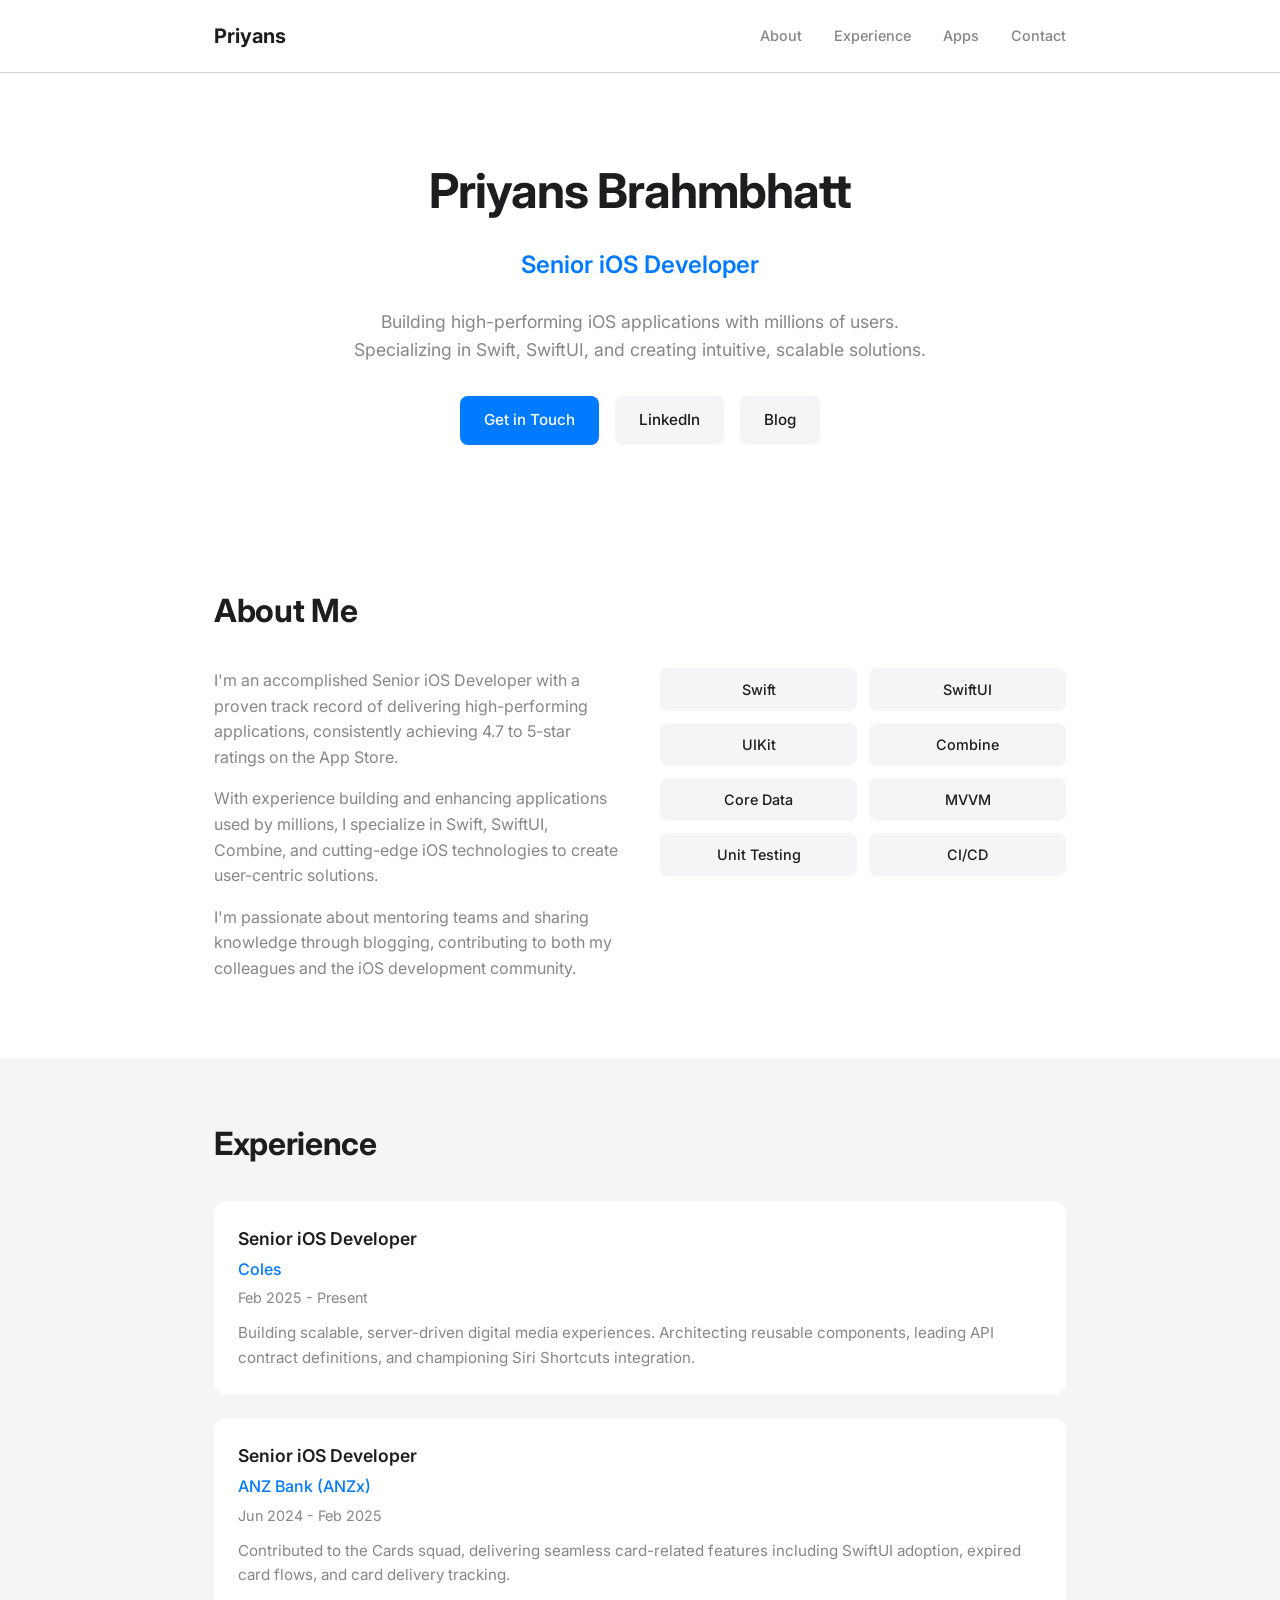
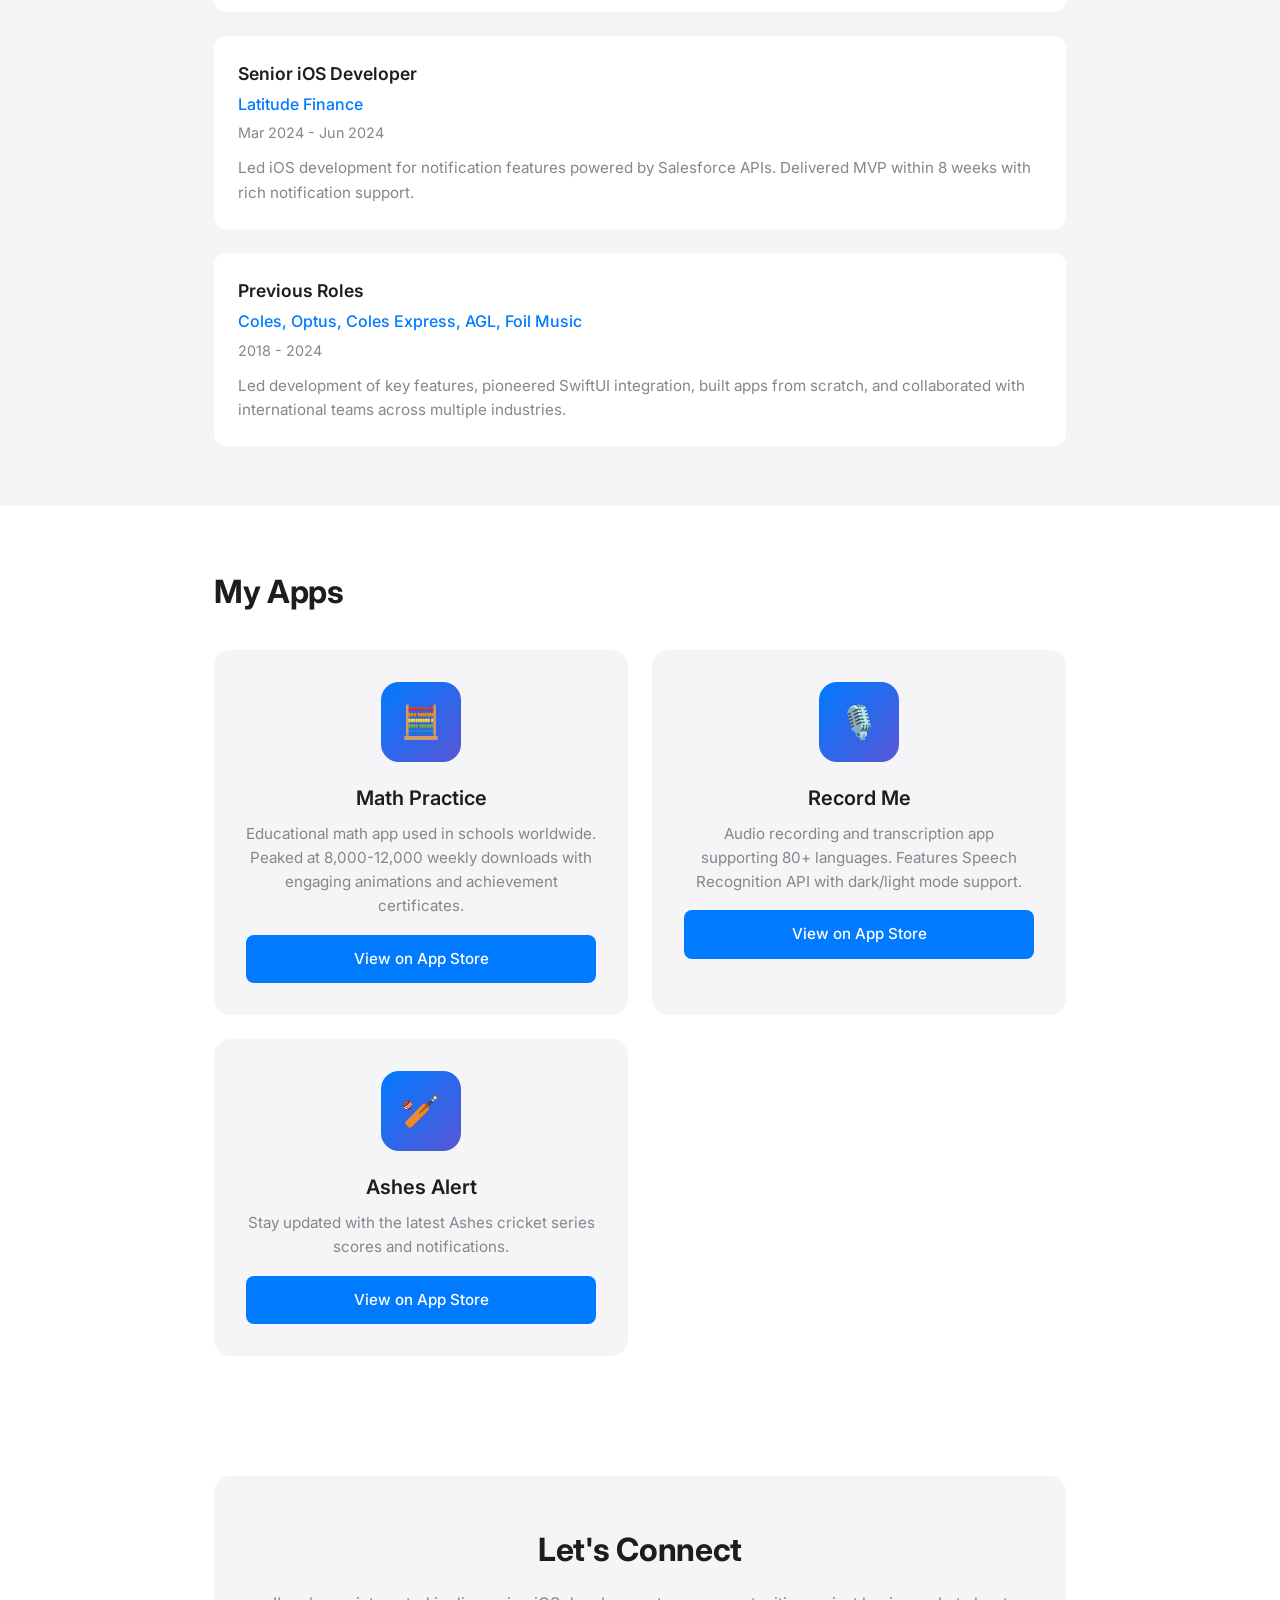
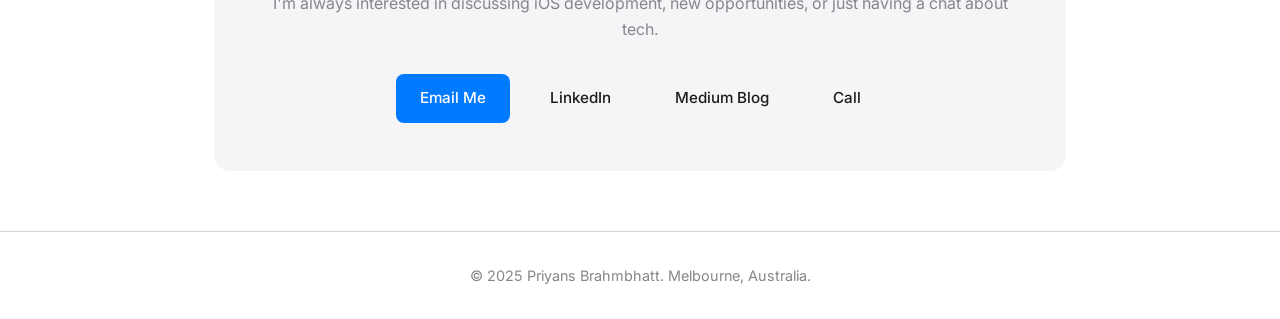
<file: index.html>
<!DOCTYPE html>
<html lang="en">
<head>
    <meta charset="UTF-8">
    <meta name="viewport" content="width=device-width, initial-scale=1.0">
    <title>Priyans Brahmbhatt - Senior iOS Developer</title>
    <meta name="description" content="Senior iOS Developer specializing in Swift, SwiftUI, and building high-performing apps with millions of users.">
    <link rel="preconnect" href="https://fonts.googleapis.com">
    <link rel="preconnect" href="https://fonts.gstatic.com" crossorigin>
    <link href="https://fonts.googleapis.com/css2?family=Inter:wght@400;500;600;700&display=swap" rel="stylesheet">
    <style>
        * {
            margin: 0;
            padding: 0;
            box-sizing: border-box;
        }

        :root {
            --primary: #007AFF;
            --text: #1d1d1f;
            --text-secondary: #86868b;
            --background: #ffffff;
            --card-bg: #f5f5f7;
            --border: #d2d2d7;
        }

        body {
            font-family: 'Inter', -apple-system, BlinkMacSystemFont, sans-serif;
            line-height: 1.6;
            color: var(--text);
            background: var(--background);
        }

        .container {
            max-width: 900px;
            margin: 0 auto;
            padding: 0 24px;
        }

        /* Header */
        header {
            padding: 20px 0;
            border-bottom: 1px solid var(--border);
            position: sticky;
            top: 0;
            background: rgba(255, 255, 255, 0.9);
            backdrop-filter: blur(10px);
            z-index: 100;
        }

        nav {
            display: flex;
            justify-content: space-between;
            align-items: center;
        }

        .logo {
            font-weight: 700;
            font-size: 1.25rem;
            color: var(--text);
            text-decoration: none;
        }

        .nav-links {
            display: flex;
            gap: 32px;
            list-style: none;
        }

        .nav-links a {
            color: var(--text-secondary);
            text-decoration: none;
            font-size: 0.9rem;
            font-weight: 500;
            transition: color 0.2s;
        }

        .nav-links a:hover {
            color: var(--primary);
        }

        /* Hero Section */
        .hero {
            padding: 80px 0;
            text-align: center;
        }

        .hero h1 {
            font-size: 3rem;
            font-weight: 700;
            margin-bottom: 16px;
            letter-spacing: -0.02em;
        }

        .hero .subtitle {
            font-size: 1.5rem;
            color: var(--primary);
            font-weight: 600;
            margin-bottom: 24px;
        }

        .hero p {
            font-size: 1.1rem;
            color: var(--text-secondary);
            max-width: 600px;
            margin: 0 auto 32px;
        }

        .hero-links {
            display: flex;
            justify-content: center;
            gap: 16px;
            flex-wrap: wrap;
        }

        .btn {
            display: inline-flex;
            align-items: center;
            gap: 8px;
            padding: 12px 24px;
            border-radius: 8px;
            text-decoration: none;
            font-weight: 500;
            font-size: 0.95rem;
            transition: all 0.2s;
        }

        .btn-primary {
            background: var(--primary);
            color: white;
        }

        .btn-primary:hover {
            background: #0056b3;
        }

        .btn-secondary {
            background: var(--card-bg);
            color: var(--text);
        }

        .btn-secondary:hover {
            background: #e8e8ed;
        }

        /* Sections */
        section {
            padding: 60px 0;
        }

        section h2 {
            font-size: 2rem;
            font-weight: 700;
            margin-bottom: 32px;
            letter-spacing: -0.01em;
        }

        /* About */
        .about-content {
            display: grid;
            grid-template-columns: 1fr 1fr;
            gap: 40px;
            align-items: start;
        }

        .about-text p {
            color: var(--text-secondary);
            margin-bottom: 16px;
        }

        .skills-grid {
            display: grid;
            grid-template-columns: repeat(2, 1fr);
            gap: 12px;
        }

        .skill-tag {
            background: var(--card-bg);
            padding: 10px 16px;
            border-radius: 8px;
            font-size: 0.9rem;
            font-weight: 500;
            text-align: center;
        }

        /* Experience */
        .experience-list {
            display: flex;
            flex-direction: column;
            gap: 24px;
        }

        .experience-item {
            background: var(--card-bg);
            padding: 24px;
            border-radius: 12px;
        }

        .experience-item h3 {
            font-size: 1.1rem;
            font-weight: 600;
            margin-bottom: 4px;
        }

        .experience-item .company {
            color: var(--primary);
            font-weight: 500;
            margin-bottom: 4px;
        }

        .experience-item .date {
            color: var(--text-secondary);
            font-size: 0.9rem;
            margin-bottom: 12px;
        }

        .experience-item p {
            color: var(--text-secondary);
            font-size: 0.95rem;
        }

        /* Apps */
        .apps-grid {
            display: grid;
            grid-template-columns: repeat(auto-fit, minmax(280px, 1fr));
            gap: 24px;
        }

        .app-card {
            background: var(--card-bg);
            padding: 32px;
            border-radius: 16px;
            text-align: center;
        }

        .app-icon {
            width: 80px;
            height: 80px;
            background: linear-gradient(135deg, var(--primary), #5856d6);
            border-radius: 18px;
            margin: 0 auto 20px;
            display: flex;
            align-items: center;
            justify-content: center;
            font-size: 2rem;
        }

        .app-card h3 {
            font-size: 1.25rem;
            font-weight: 600;
            margin-bottom: 8px;
        }

        .app-card p {
            color: var(--text-secondary);
            font-size: 0.95rem;
            margin-bottom: 16px;
        }

        .app-card .btn {
            width: 100%;
            justify-content: center;
        }

        /* Contact */
        .contact {
            background: var(--card-bg);
            border-radius: 16px;
            padding: 48px;
            text-align: center;
        }

        .contact h2 {
            margin-bottom: 16px;
        }

        .contact p {
            color: var(--text-secondary);
            margin-bottom: 32px;
        }

        .contact-links {
            display: flex;
            justify-content: center;
            gap: 16px;
            flex-wrap: wrap;
        }

        /* Footer */
        footer {
            padding: 32px 0;
            text-align: center;
            color: var(--text-secondary);
            font-size: 0.9rem;
            border-top: 1px solid var(--border);
        }

        /* Mobile */
        @media (max-width: 768px) {
            .nav-links {
                display: none;
            }

            .hero h1 {
                font-size: 2rem;
            }

            .hero .subtitle {
                font-size: 1.2rem;
            }

            .about-content {
                grid-template-columns: 1fr;
            }

            .contact {
                padding: 32px 24px;
            }
        }
    </style>
</head>
<body>
    <header>
        <nav class="container">
            <a href="#" class="logo">Priyans</a>
            <ul class="nav-links">
                <li><a href="#about">About</a></li>
                <li><a href="#experience">Experience</a></li>
                <li><a href="#apps">Apps</a></li>
                <li><a href="#contact">Contact</a></li>
            </ul>
        </nav>
    </header>

    <main>
        <section class="hero">
            <div class="container">
                <h1>Priyans Brahmbhatt</h1>
                <p class="subtitle">Senior iOS Developer</p>
                <p>Building high-performing iOS applications with millions of users. Specializing in Swift, SwiftUI, and creating intuitive, scalable solutions.</p>
                <div class="hero-links">
                    <a href="mailto:priyans05@gmail.com" class="btn btn-primary">Get in Touch</a>
                    <a href="https://au.linkedin.com/in/priyans-brahmbhatt-683114129" target="_blank" class="btn btn-secondary">LinkedIn</a>
                    <a href="https://medium.com/@priyans05" target="_blank" class="btn btn-secondary">Blog</a>
                </div>
            </div>
        </section>

        <section id="about">
            <div class="container">
                <h2>About Me</h2>
                <div class="about-content">
                    <div class="about-text">
                        <p>I'm an accomplished Senior iOS Developer with a proven track record of delivering high-performing applications, consistently achieving 4.7 to 5-star ratings on the App Store.</p>
                        <p>With experience building and enhancing applications used by millions, I specialize in Swift, SwiftUI, Combine, and cutting-edge iOS technologies to create user-centric solutions.</p>
                        <p>I'm passionate about mentoring teams and sharing knowledge through blogging, contributing to both my colleagues and the iOS development community.</p>
                    </div>
                    <div class="skills">
                        <div class="skills-grid">
                            <div class="skill-tag">Swift</div>
                            <div class="skill-tag">SwiftUI</div>
                            <div class="skill-tag">UIKit</div>
                            <div class="skill-tag">Combine</div>
                            <div class="skill-tag">Core Data</div>
                            <div class="skill-tag">MVVM</div>
                            <div class="skill-tag">Unit Testing</div>
                            <div class="skill-tag">CI/CD</div>
                        </div>
                    </div>
                </div>
            </div>
        </section>

        <section id="experience" style="background: var(--card-bg);">
            <div class="container">
                <h2>Experience</h2>
                <div class="experience-list">
                    <div class="experience-item" style="background: white;">
                        <h3>Senior iOS Developer</h3>
                        <div class="company">Coles</div>
                        <div class="date">Feb 2025 - Present</div>
                        <p>Building scalable, server-driven digital media experiences. Architecting reusable components, leading API contract definitions, and championing Siri Shortcuts integration.</p>
                    </div>
                    <div class="experience-item" style="background: white;">
                        <h3>Senior iOS Developer</h3>
                        <div class="company">ANZ Bank (ANZx)</div>
                        <div class="date">Jun 2024 - Feb 2025</div>
                        <p>Contributed to the Cards squad, delivering seamless card-related features including SwiftUI adoption, expired card flows, and card delivery tracking.</p>
                    </div>
                    <div class="experience-item" style="background: white;">
                        <h3>Senior iOS Developer</h3>
                        <div class="company">Latitude Finance</div>
                        <div class="date">Mar 2024 - Jun 2024</div>
                        <p>Led iOS development for notification features powered by Salesforce APIs. Delivered MVP within 8 weeks with rich notification support.</p>
                    </div>
                    <div class="experience-item" style="background: white;">
                        <h3>Previous Roles</h3>
                        <div class="company">Coles, Optus, Coles Express, AGL, Foil Music</div>
                        <div class="date">2018 - 2024</div>
                        <p>Led development of key features, pioneered SwiftUI integration, built apps from scratch, and collaborated with international teams across multiple industries.</p>
                    </div>
                </div>
            </div>
        </section>

        <section id="apps">
            <div class="container">
                <h2>My Apps</h2>
                <div class="apps-grid">
                    <div class="app-card">
                        <div class="app-icon">🧮</div>
                        <h3>Math Practice</h3>
                        <p>Educational math app used in schools worldwide. Peaked at 8,000-12,000 weekly downloads with engaging animations and achievement certificates.</p>
                        <a href="https://apps.apple.com/us/app/math-practice/id1456677395" target="_blank" class="btn btn-primary">View on App Store</a>
                    </div>
                    <div class="app-card">
                        <div class="app-icon">🎙️</div>
                        <h3>Record Me</h3>
                        <p>Audio recording and transcription app supporting 80+ languages. Features Speech Recognition API with dark/light mode support.</p>
                        <a href="https://apps.apple.com/us/app/record-me-with-transcription/id1479495628" target="_blank" class="btn btn-primary">View on App Store</a>
                    </div>
                    <div class="app-card">
                        <div class="app-icon">🏏</div>
                        <h3>Ashes Alert</h3>
                        <p>Stay updated with the latest Ashes cricket series scores and notifications.</p>
                        <a href="https://apps.apple.com/au/app/ashes-alert/id6450917821" target="_blank" class="btn btn-primary">View on App Store</a>
                    </div>
                </div>
            </div>
        </section>

        <section id="contact">
            <div class="container">
                <div class="contact">
                    <h2>Let's Connect</h2>
                    <p>I'm always interested in discussing iOS development, new opportunities, or just having a chat about tech.</p>
                    <div class="contact-links">
                        <a href="mailto:priyans05@gmail.com" class="btn btn-primary">Email Me</a>
                        <a href="https://au.linkedin.com/in/priyans-brahmbhatt-683114129" target="_blank" class="btn btn-secondary">LinkedIn</a>
                        <a href="https://medium.com/@priyans05" target="_blank" class="btn btn-secondary">Medium Blog</a>
                        <a href="tel:+61410210204" class="btn btn-secondary">Call</a>
                    </div>
                </div>
            </div>
        </section>
    </main>

    <footer>
        <div class="container">
            <p>&copy; 2025 Priyans Brahmbhatt. Melbourne, Australia.</p>
        </div>
    </footer>
</body>
</html>
</file>
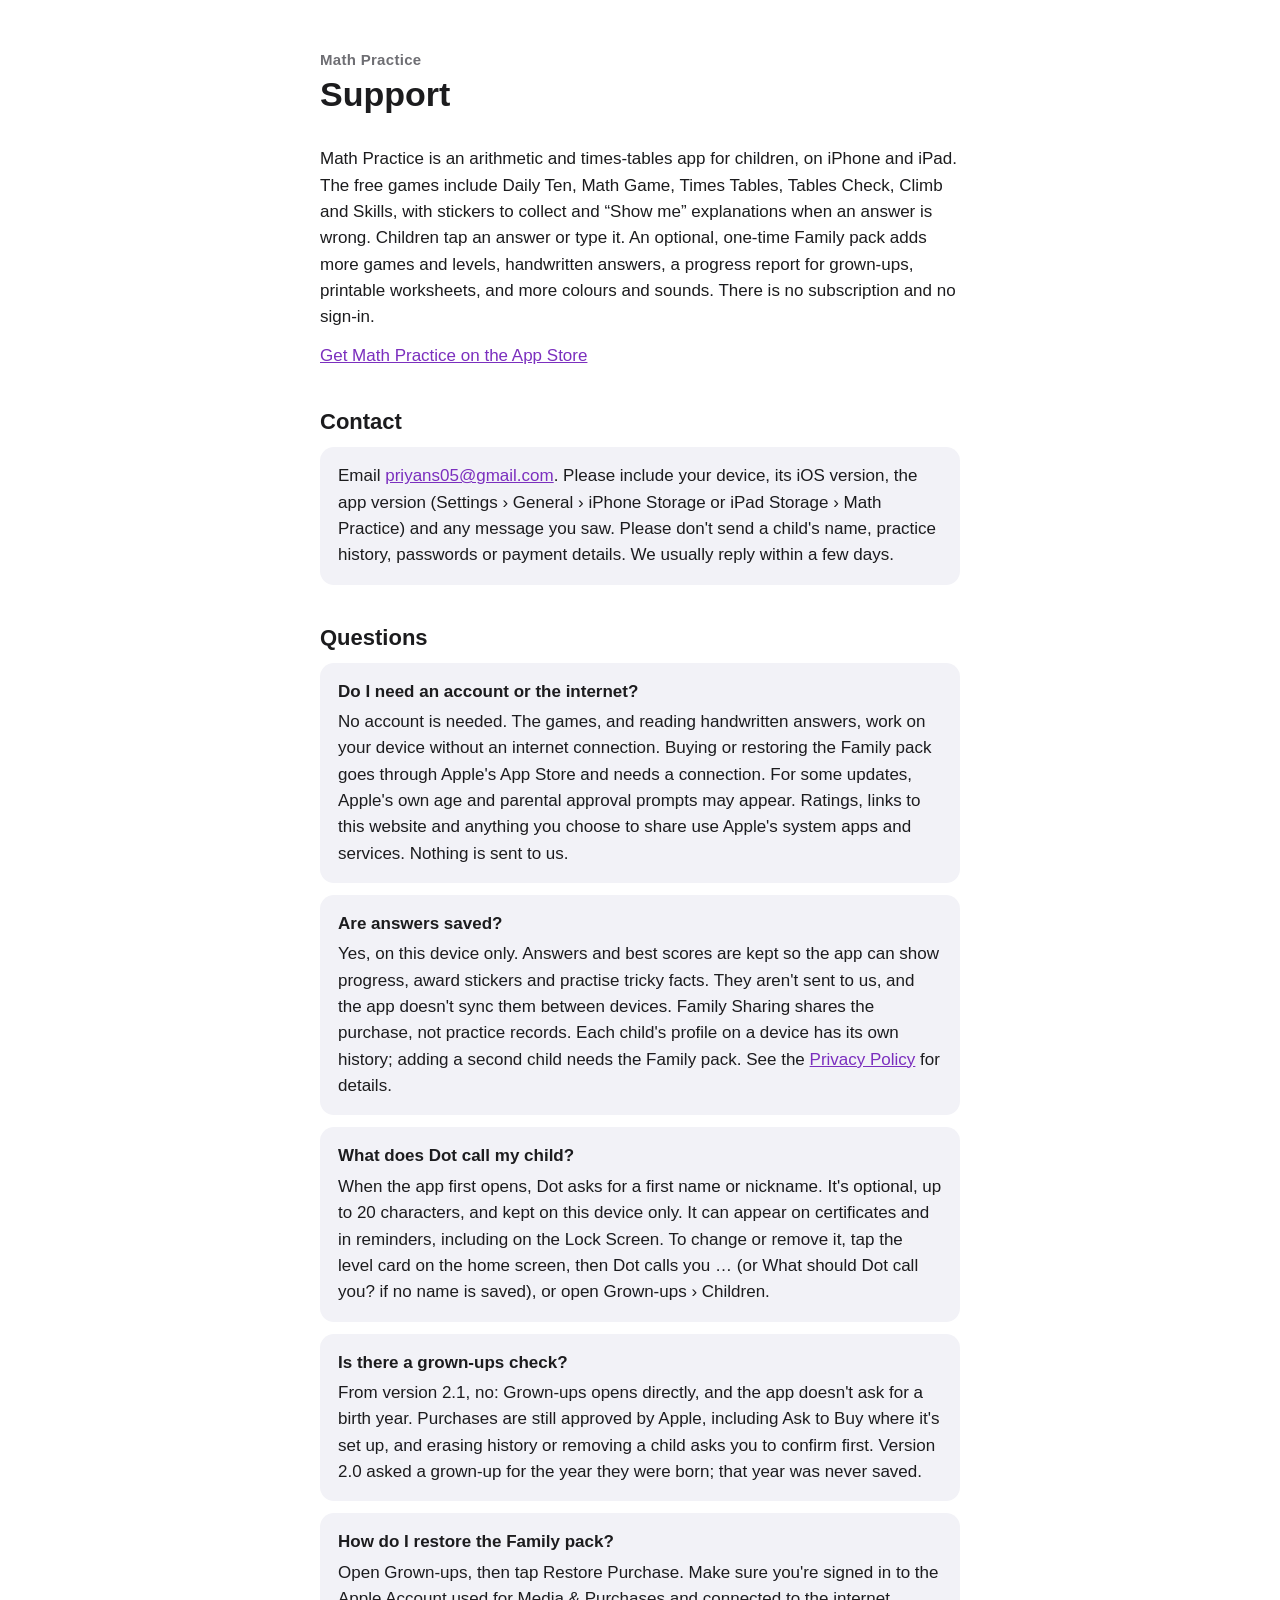
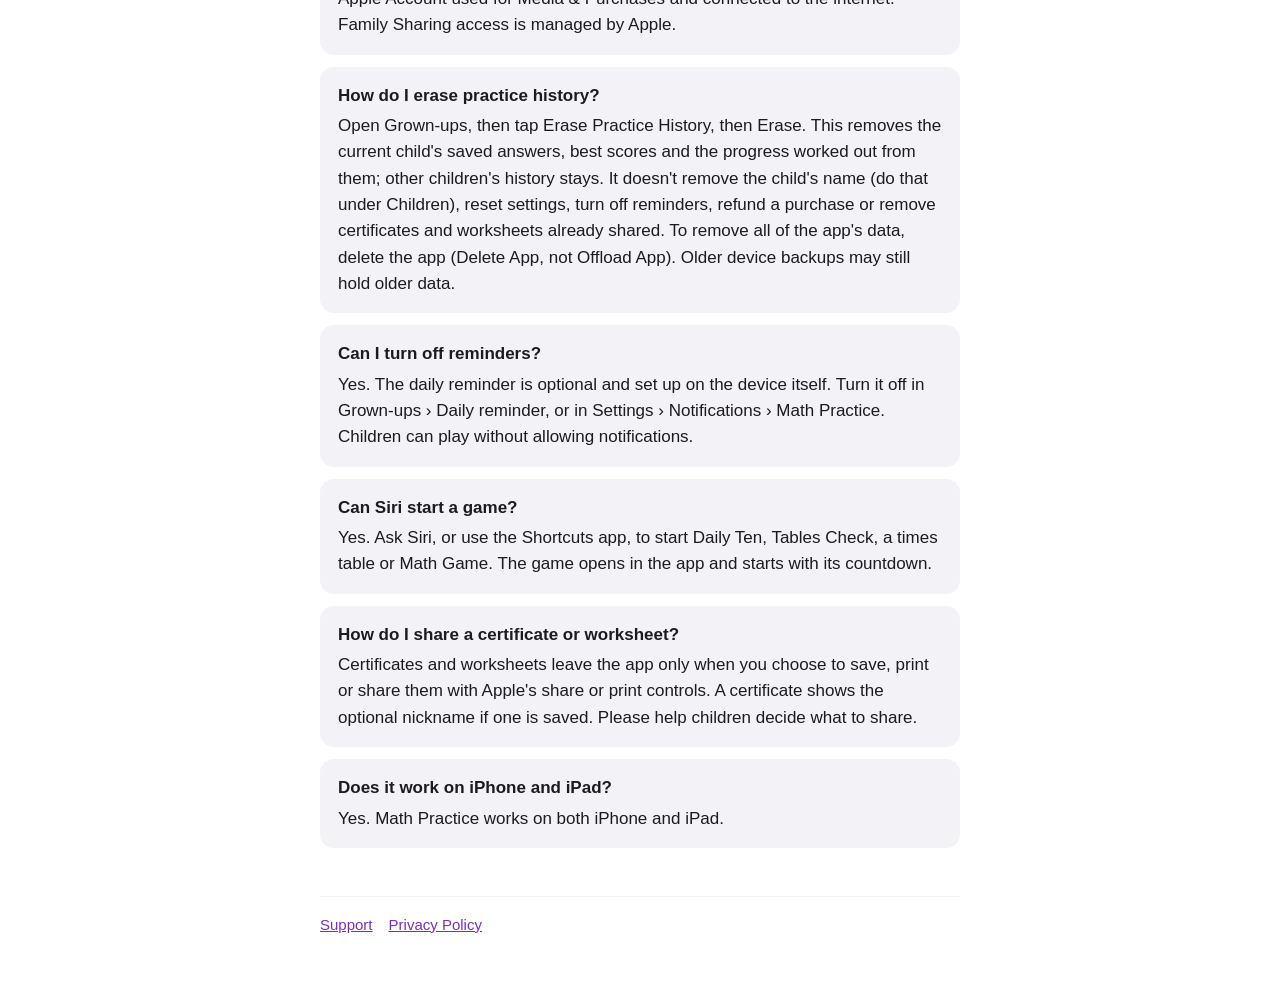
<file: math-practice/index.html>
<!doctype html>
<html lang="en">
<head>
<meta charset="utf-8">
<meta name="viewport" content="width=device-width, initial-scale=1">
<title>Support · Math Practice</title>
<link rel="stylesheet" href="style.css">
</head>
<body>
<main>
<header>
<p class="app">Math Practice</p>
<h1>Support</h1>
</header>

<p>Math Practice is an arithmetic and times-tables app for children, on iPhone and iPad. The free games include Daily Ten, Math Game, Times Tables, Tables Check, Climb and Skills, with stickers to collect and &ldquo;Show me&rdquo; explanations when an answer is wrong. Children tap an answer or type it. An optional, one-time Family pack adds more games and levels, handwritten answers, a progress report for grown-ups, printable worksheets, and more colours and sounds. There is no subscription and no sign-in.</p>

<p><a href="https://apps.apple.com/app/id1456677395">Get Math Practice on the App Store</a></p>

<h2>Contact</h2>
<div class="card">
<p>Email <a href="mailto:priyans05@gmail.com">priyans05@gmail.com</a>. Please include your device, its iOS version, the app version (Settings › General › iPhone Storage or iPad Storage › Math Practice) and any message you saw. Please don't send a child's name, practice history, passwords or payment details. We usually reply within a few days.</p>
</div>

<h2>Questions</h2>

<div class="card">
<h3>Do I need an account or the internet?</h3>
<p>No account is needed. The games, and reading handwritten answers, work on your device without an internet connection. Buying or restoring the Family pack goes through Apple's App Store and needs a connection. For some updates, Apple's own age and parental approval prompts may appear. Ratings, links to this website and anything you choose to share use Apple's system apps and services. Nothing is sent to us.</p>
</div>

<div class="card">
<h3>Are answers saved?</h3>
<p>Yes, on this device only. Answers and best scores are kept so the app can show progress, award stickers and practise tricky facts. They aren't sent to us, and the app doesn't sync them between devices. Family Sharing shares the purchase, not practice records. Each child's profile on a device has its own history; adding a second child needs the Family pack. See the <a href="privacy.html">Privacy Policy</a> for details.</p>
</div>

<div class="card">
<h3>What does Dot call my child?</h3>
<p>When the app first opens, Dot asks for a first name or nickname. It's optional, up to 20 characters, and kept on this device only. It can appear on certificates and in reminders, including on the Lock Screen. To change or remove it, tap the level card on the home screen, then Dot calls you … (or What should Dot call you? if no name is saved), or open Grown-ups › Children.</p>
</div>

<div class="card">
<h3>Is there a grown-ups check?</h3>
<p>From version 2.1, no: Grown-ups opens directly, and the app doesn't ask for a birth year. Purchases are still approved by Apple, including Ask to Buy where it's set up, and erasing history or removing a child asks you to confirm first. Version 2.0 asked a grown-up for the year they were born; that year was never saved.</p>
</div>

<div class="card">
<h3>How do I restore the Family pack?</h3>
<p>Open Grown-ups, then tap Restore Purchase. Make sure you're signed in to the Apple Account used for Media &amp; Purchases and connected to the internet. Family Sharing access is managed by Apple.</p>
</div>

<div class="card">
<h3>How do I erase practice history?</h3>
<p>Open Grown-ups, then tap Erase Practice History, then Erase. This removes the current child's saved answers, best scores and the progress worked out from them; other children's history stays. It doesn't remove the child's name (do that under Children), reset settings, turn off reminders, refund a purchase or remove certificates and worksheets already shared. To remove all of the app's data, delete the app (Delete App, not Offload App). Older device backups may still hold older data.</p>
</div>

<div class="card">
<h3>Can I turn off reminders?</h3>
<p>Yes. The daily reminder is optional and set up on the device itself. Turn it off in Grown-ups › Daily reminder, or in Settings › Notifications › Math Practice. Children can play without allowing notifications.</p>
</div>

<div class="card">
<h3>Can Siri start a game?</h3>
<p>Yes. Ask Siri, or use the Shortcuts app, to start Daily Ten, Tables Check, a times table or Math Game. The game opens in the app and starts with its countdown.</p>
</div>

<div class="card">
<h3>How do I share a certificate or worksheet?</h3>
<p>Certificates and worksheets leave the app only when you choose to save, print or share them with Apple's share or print controls. A certificate shows the optional nickname if one is saved. Please help children decide what to share.</p>
</div>

<div class="card">
<h3>Does it work on iPhone and iPad?</h3>
<p>Yes. Math Practice works on both iPhone and iPad.</p>
</div>

<nav><a href="index.html">Support</a><a href="privacy.html">Privacy Policy</a></nav>
</main>
</body>
</html>
</file>
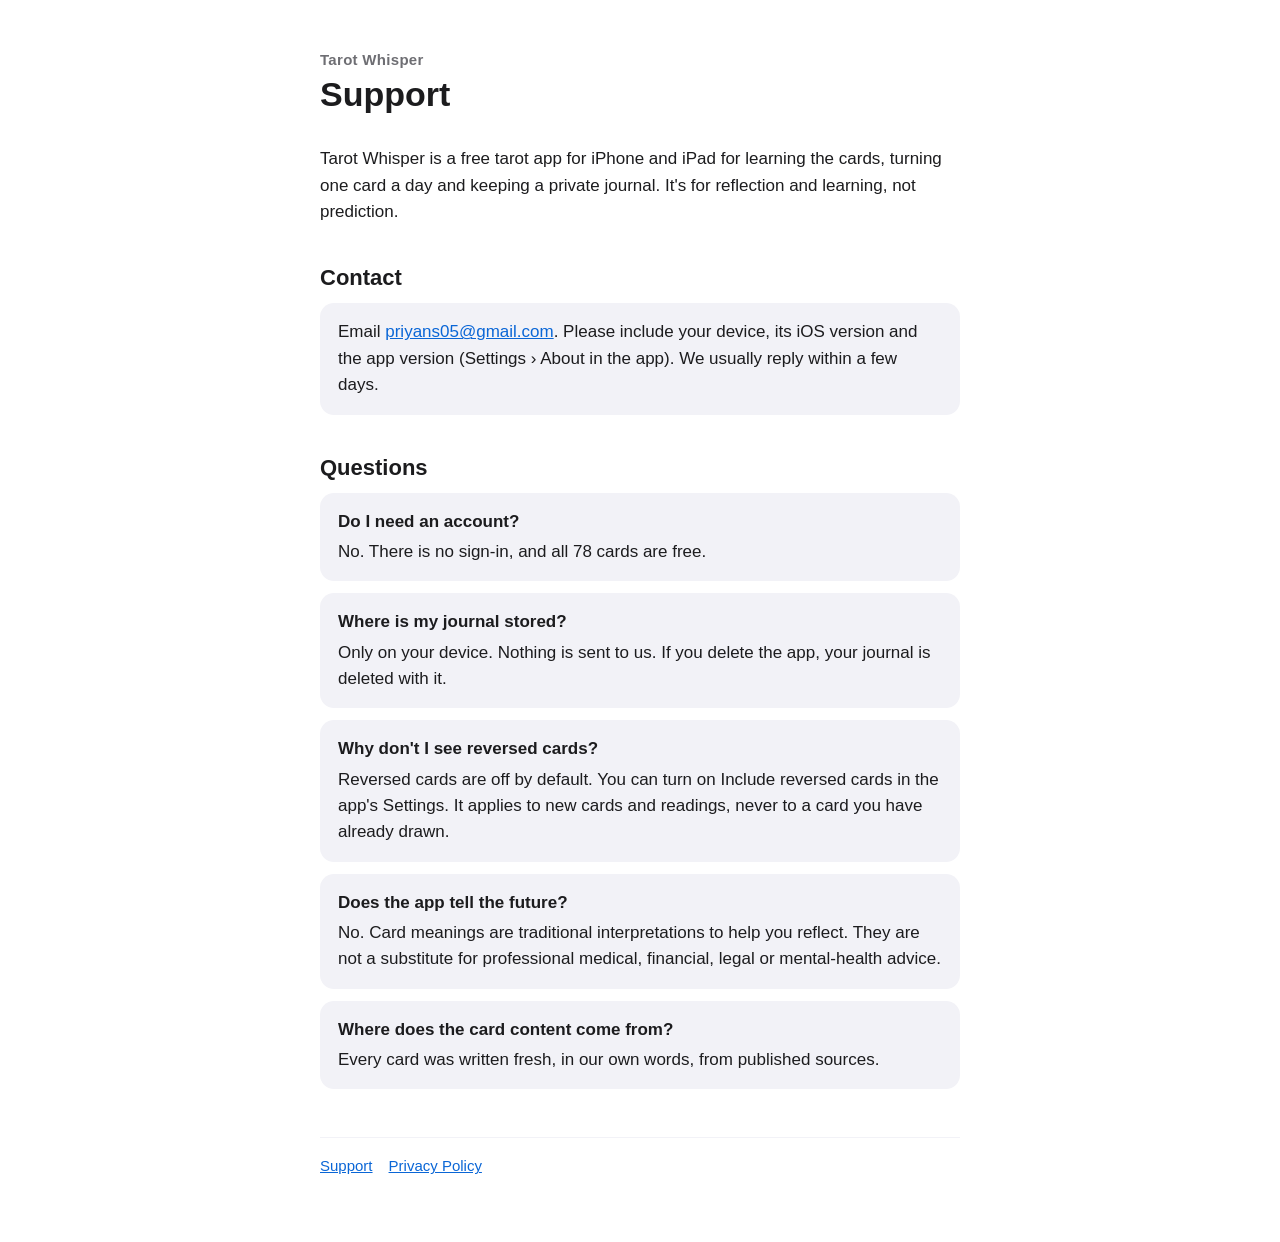
<file: moonwise-tarot/index.html>
<!doctype html>
<html lang="en">
<head>
<meta charset="utf-8">
<meta name="viewport" content="width=device-width, initial-scale=1">
<title>Support · Tarot Whisper</title>
<link rel="canonical" href="https://priyans.com/tarot-whisper/index.html">
<meta http-equiv="refresh" content="0; url=../tarot-whisper/index.html">
</head>
<body>
<p>Moonwise Tarot is now Tarot Whisper. This page has moved to <a href="../tarot-whisper/index.html">priyans.com/tarot-whisper/index.html</a>.</p>
</body>
</html>
</file>
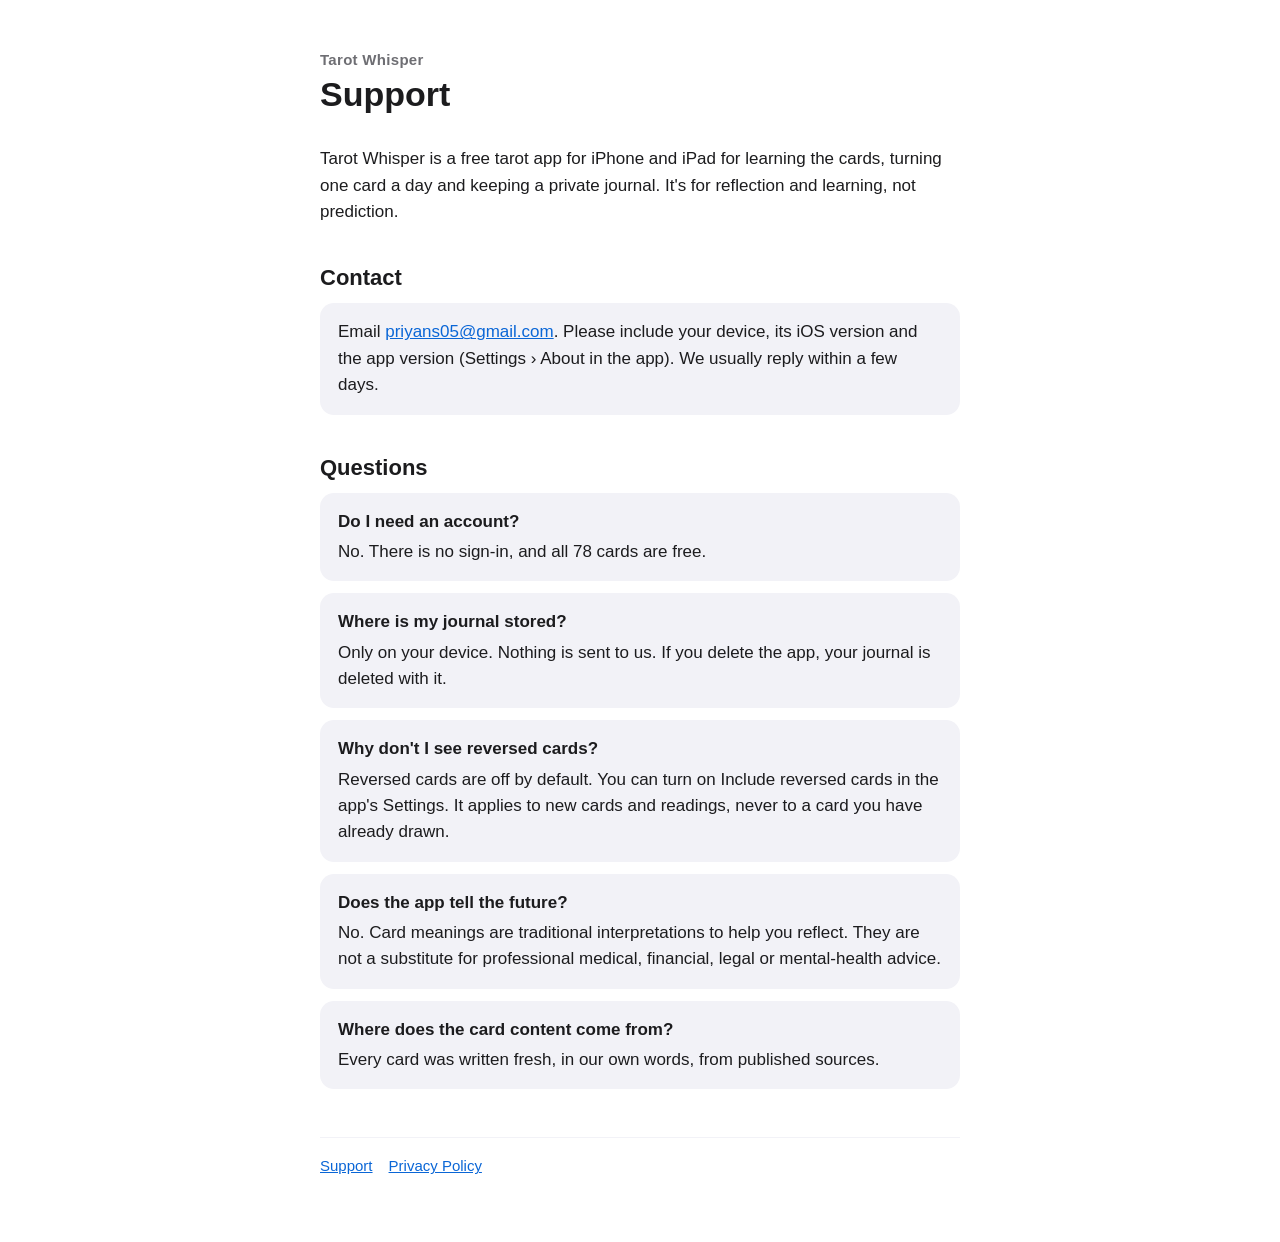
<file: tarot-whisper/index.html>
<!doctype html>
<html lang="en">
<head>
<meta charset="utf-8">
<meta name="viewport" content="width=device-width, initial-scale=1">
<title>Support · Tarot Whisper</title>
<link rel="stylesheet" href="style.css">
</head>
<body>
<main>
<header>
<p class="app">Tarot Whisper</p>
<h1>Support</h1>
</header>

<p>Tarot Whisper is a free tarot app for iPhone and iPad for learning the cards, turning one card a day and keeping a private journal. It's for reflection and learning, not prediction.</p>

<h2>Contact</h2>
<div class="card">
<p>Email <a href="mailto:priyans05@gmail.com">priyans05@gmail.com</a>. Please include your device, its iOS version and the app version (Settings › About in the app). We usually reply within a few days.</p>
</div>

<h2>Questions</h2>

<div class="card">
<h3>Do I need an account?</h3>
<p>No. There is no sign-in, and all 78 cards are free.</p>
</div>

<div class="card">
<h3>Where is my journal stored?</h3>
<p>Only on your device. Nothing is sent to us. If you delete the app, your journal is deleted with it.</p>
</div>

<div class="card">
<h3>Why don't I see reversed cards?</h3>
<p>Reversed cards are off by default. You can turn on Include reversed cards in the app's Settings. It applies to new cards and readings, never to a card you have already drawn.</p>
</div>

<div class="card">
<h3>Does the app tell the future?</h3>
<p>No. Card meanings are traditional interpretations to help you reflect. They are not a substitute for professional medical, financial, legal or mental-health advice.</p>
</div>

<div class="card">
<h3>Where does the card content come from?</h3>
<p>Every card was written fresh, in our own words, from published sources.</p>
</div>

<nav><a href="index.html">Support</a><a href="privacy.html">Privacy Policy</a></nav>
</main>
</body>
</html>
</file>
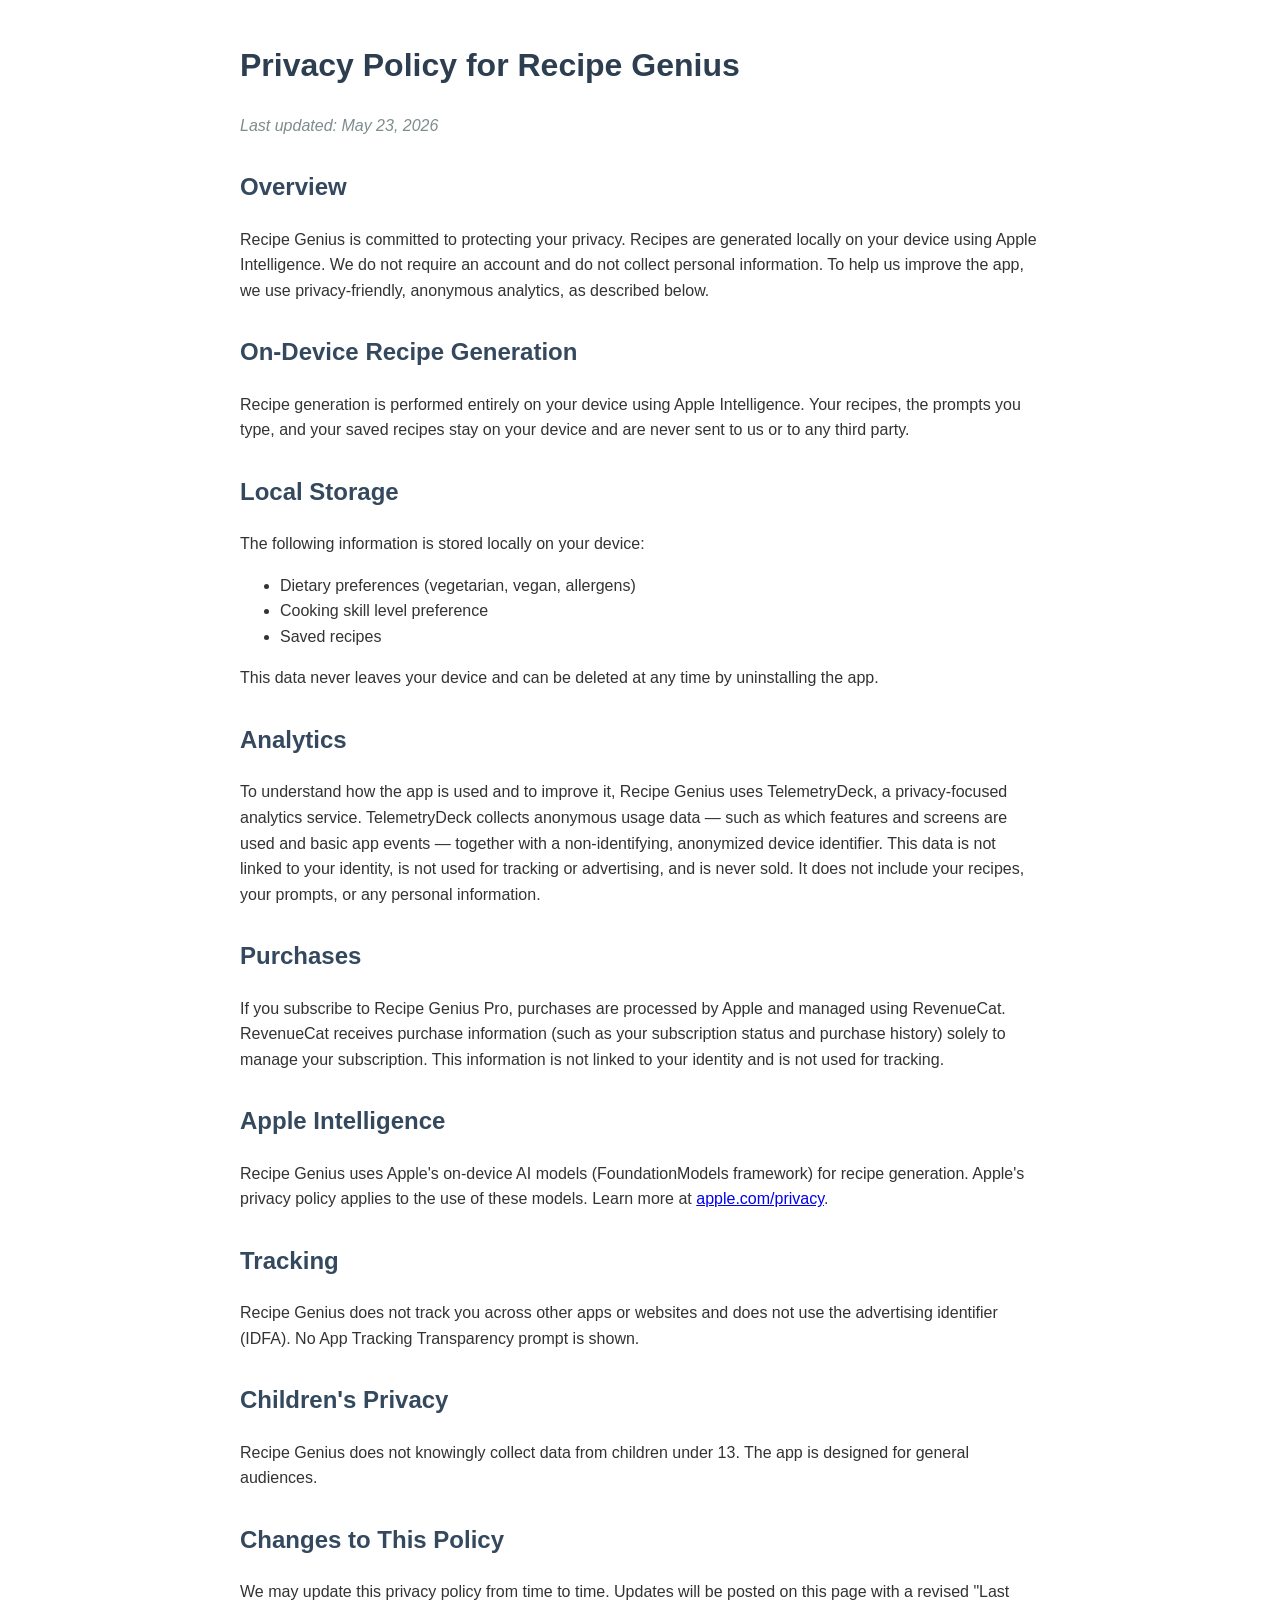
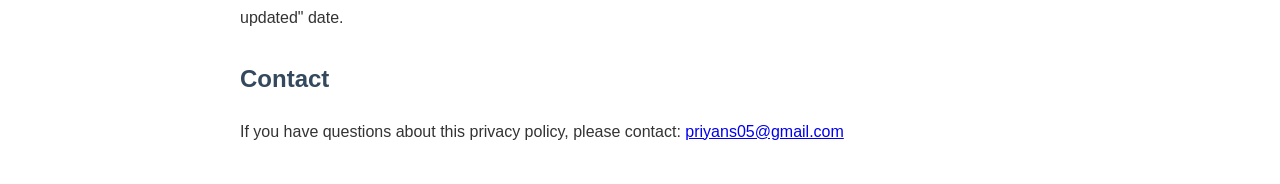
<file: privacy.html>
<!DOCTYPE html>
<html lang="en">
<head>
    <meta charset="UTF-8">
    <meta name="viewport" content="width=device-width, initial-scale=1.0">
    <title>Privacy Policy - Recipe Genius</title>
    <style>
        body {
            font-family: -apple-system, BlinkMacSystemFont, 'Segoe UI', Roboto, sans-serif;
            line-height: 1.6;
            max-width: 800px;
            margin: 40px auto;
            padding: 0 20px;
            color: #333;
        }
        h1 { color: #2c3e50; }
        h2 { color: #34495e; margin-top: 30px; }
        .last-updated { color: #7f8c8d; font-style: italic; }
    </style>
</head>
<body>
    <h1>Privacy Policy for Recipe Genius</h1>
    <p class="last-updated">Last updated: May 23, 2026</p>

    <h2>Overview</h2>
    <p>Recipe Genius is committed to protecting your privacy. Recipes are generated locally on your device using Apple Intelligence. We do not require an account and do not collect personal information. To help us improve the app, we use privacy-friendly, anonymous analytics, as described below.</p>

    <h2>On-Device Recipe Generation</h2>
    <p>Recipe generation is performed entirely on your device using Apple Intelligence. Your recipes, the prompts you type, and your saved recipes stay on your device and are never sent to us or to any third party.</p>

    <h2>Local Storage</h2>
    <p>The following information is stored locally on your device:</p>
    <ul>
        <li>Dietary preferences (vegetarian, vegan, allergens)</li>
        <li>Cooking skill level preference</li>
        <li>Saved recipes</li>
    </ul>
    <p>This data never leaves your device and can be deleted at any time by uninstalling the app.</p>

    <h2>Analytics</h2>
    <p>To understand how the app is used and to improve it, Recipe Genius uses TelemetryDeck, a privacy-focused analytics service. TelemetryDeck collects anonymous usage data &mdash; such as which features and screens are used and basic app events &mdash; together with a non-identifying, anonymized device identifier. This data is not linked to your identity, is not used for tracking or advertising, and is never sold. It does not include your recipes, your prompts, or any personal information.</p>

    <h2>Purchases</h2>
    <p>If you subscribe to Recipe Genius Pro, purchases are processed by Apple and managed using RevenueCat. RevenueCat receives purchase information (such as your subscription status and purchase history) solely to manage your subscription. This information is not linked to your identity and is not used for tracking.</p>

    <h2>Apple Intelligence</h2>
    <p>Recipe Genius uses Apple's on-device AI models (FoundationModels framework) for recipe generation. Apple's privacy policy applies to the use of these models. Learn more at <a href="https://www.apple.com/privacy/">apple.com/privacy</a>.</p>

    <h2>Tracking</h2>
    <p>Recipe Genius does not track you across other apps or websites and does not use the advertising identifier (IDFA). No App Tracking Transparency prompt is shown.</p>

    <h2>Children's Privacy</h2>
    <p>Recipe Genius does not knowingly collect data from children under 13. The app is designed for general audiences.</p>

    <h2>Changes to This Policy</h2>
    <p>We may update this privacy policy from time to time. Updates will be posted on this page with a revised "Last updated" date.</p>

    <h2>Contact</h2>
    <p>If you have questions about this privacy policy, please contact: <a href="mailto:priyans05@gmail.com">priyans05@gmail.com</a></p>
</body>
</html>
</file>
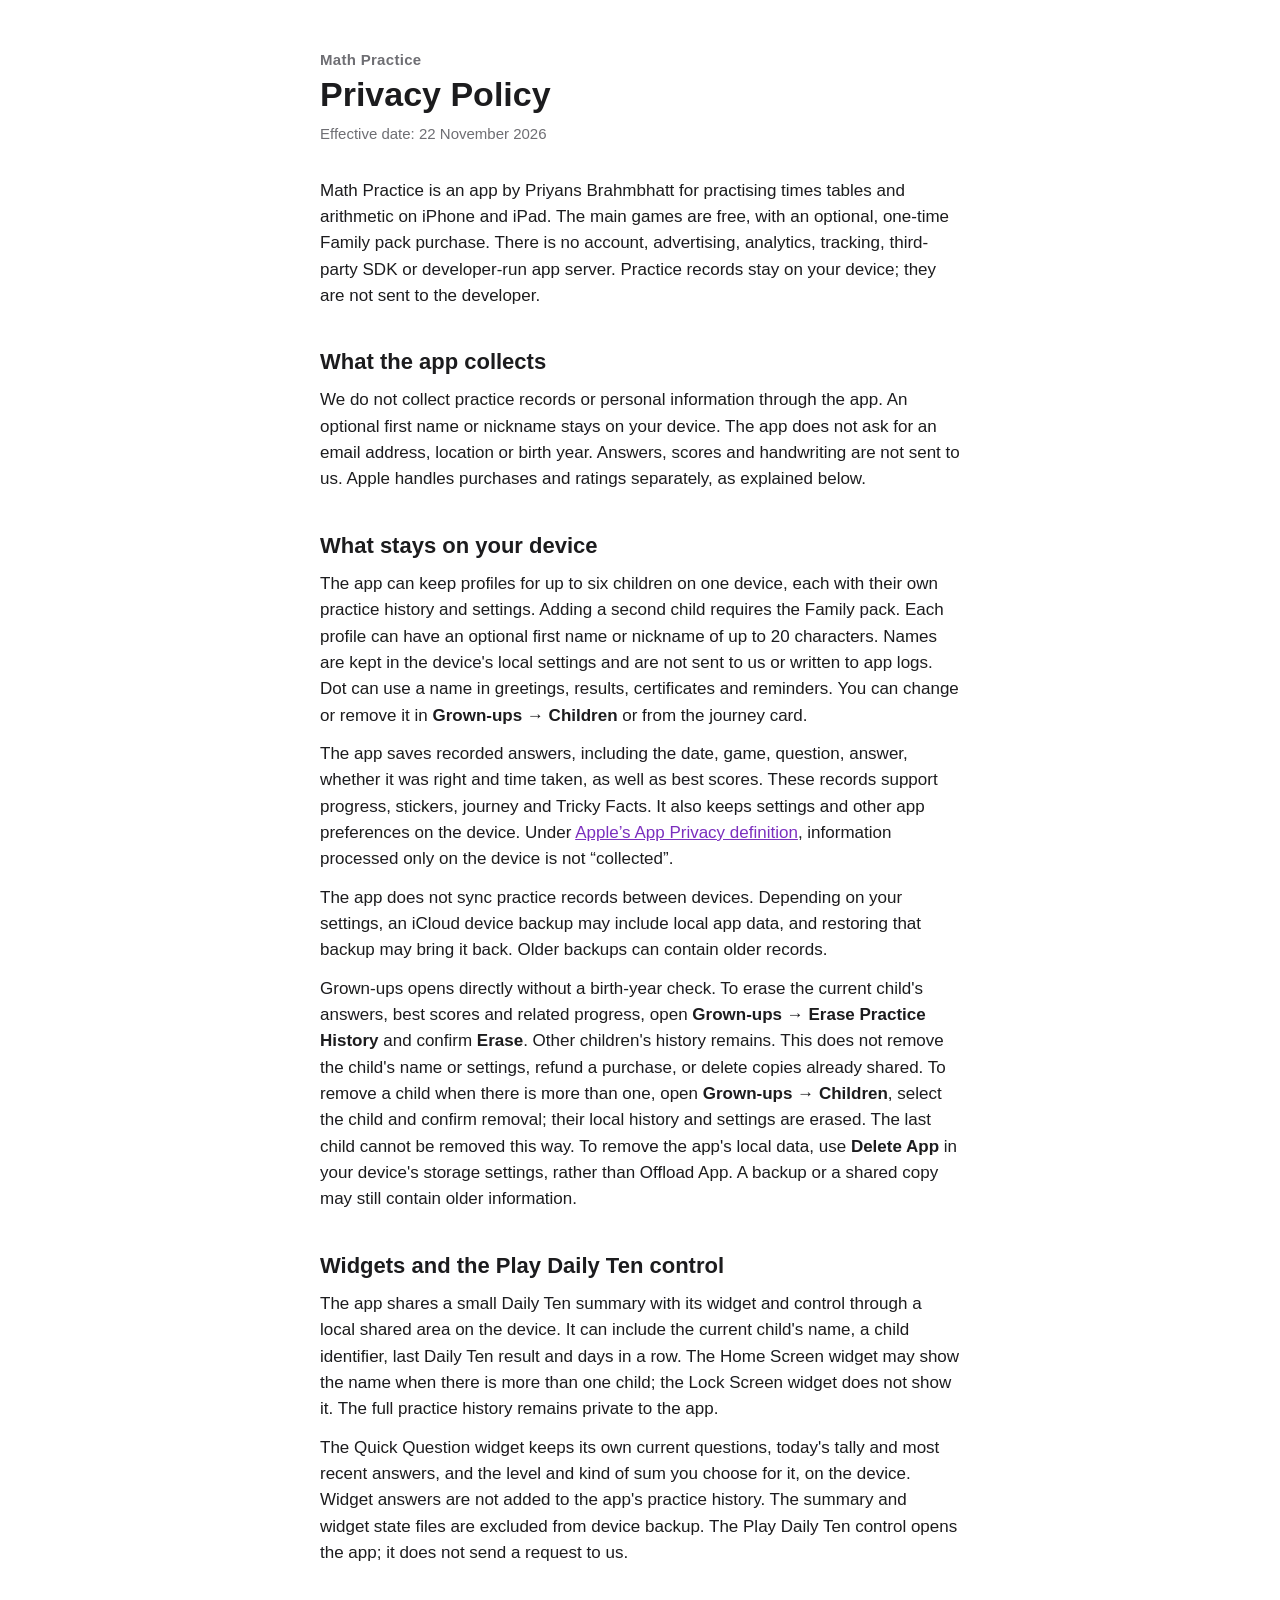
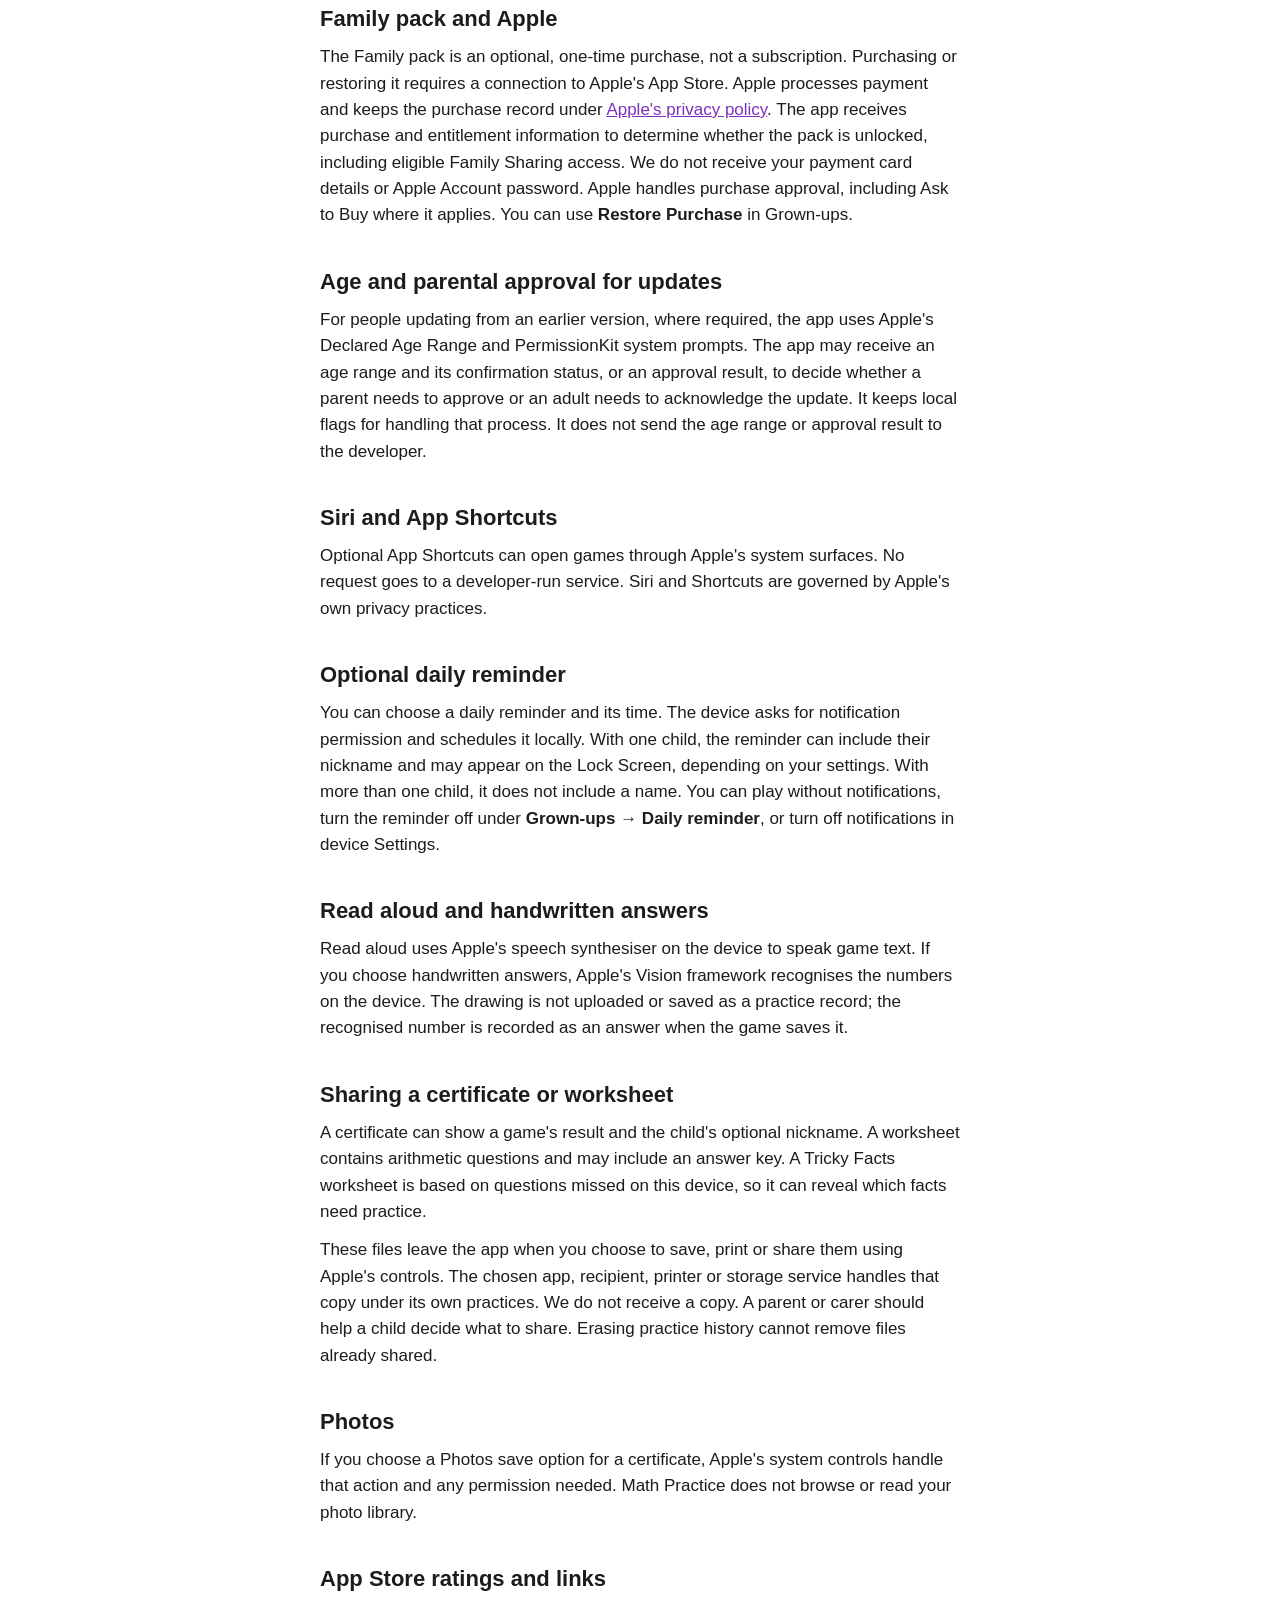
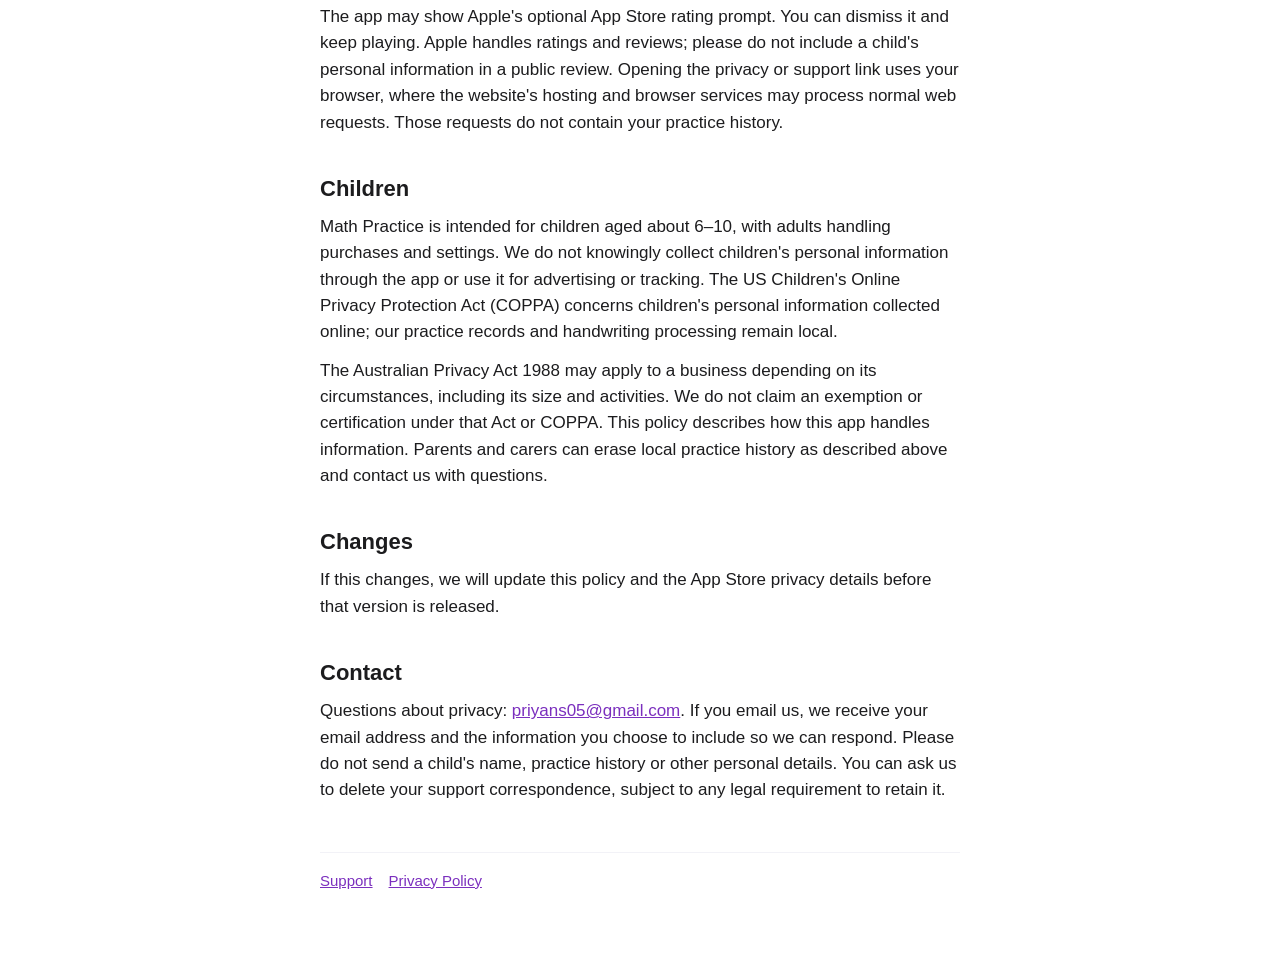
<file: math-practice/privacy.html>
<!doctype html>
<html lang="en">
<head>
<meta charset="utf-8">
<meta name="viewport" content="width=device-width, initial-scale=1">
<title>Privacy Policy · Math Practice</title>
<link rel="stylesheet" href="style.css">
</head>
<body>
<main>
<header>
<p class="app">Math Practice</p>
<h1>Privacy Policy</h1>
<p class="updated">Effective date: 22 November 2026</p>
</header>

<p>Math Practice is an app by Priyans Brahmbhatt for practising times tables and arithmetic on iPhone and iPad. The main games are free, with an optional, one-time Family pack purchase. There is no account, advertising, analytics, tracking, third-party SDK or developer-run app server. Practice records stay on your device; they are not sent to the developer.</p>

<h2>What the app collects</h2>
<p>We do not collect practice records or personal information through the app. An optional first name or nickname stays on your device. The app does not ask for an email address, location or birth year. Answers, scores and handwriting are not sent to us. Apple handles purchases and ratings separately, as explained below.</p>

<h2>What stays on your device</h2>
<p>The app can keep profiles for up to six children on one device, each with their own practice history and settings. Adding a second child requires the Family pack. Each profile can have an optional first name or nickname of up to 20 characters. Names are kept in the device's local settings and are not sent to us or written to app logs. Dot can use a name in greetings, results, certificates and reminders. You can change or remove it in <strong>Grown-ups → Children</strong> or from the journey card.</p>
<p>The app saves recorded answers, including the date, game, question, answer, whether it was right and time taken, as well as best scores. These records support progress, stickers, journey and Tricky Facts. It also keeps settings and other app preferences on the device. Under <a href="https://developer.apple.com/app-store/app-privacy-details/">Apple’s App Privacy definition</a>, information processed only on the device is not “collected”.</p>
<p>The app does not sync practice records between devices. Depending on your settings, an iCloud device backup may include local app data, and restoring that backup may bring it back. Older backups can contain older records.</p>
<p>Grown-ups opens directly without a birth-year check. To erase the current child's answers, best scores and related progress, open <strong>Grown-ups → Erase Practice History</strong> and confirm <strong>Erase</strong>. Other children's history remains. This does not remove the child's name or settings, refund a purchase, or delete copies already shared. To remove a child when there is more than one, open <strong>Grown-ups → Children</strong>, select the child and confirm removal; their local history and settings are erased. The last child cannot be removed this way. To remove the app's local data, use <strong>Delete App</strong> in your device's storage settings, rather than Offload App. A backup or a shared copy may still contain older information.</p>

<h2>Widgets and the Play Daily Ten control</h2>
<p>The app shares a small Daily Ten summary with its widget and control through a local shared area on the device. It can include the current child's name, a child identifier, last Daily Ten result and days in a row. The Home Screen widget may show the name when there is more than one child; the Lock Screen widget does not show it. The full practice history remains private to the app.</p>
<p>The Quick Question widget keeps its own current questions, today's tally and most recent answers, and the level and kind of sum you choose for it, on the device. Widget answers are not added to the app's practice history. The summary and widget state files are excluded from device backup. The Play Daily Ten control opens the app; it does not send a request to us.</p>

<h2>Family pack and Apple</h2>
<p>The Family pack is an optional, one-time purchase, not a subscription. Purchasing or restoring it requires a connection to Apple's App Store. Apple processes payment and keeps the purchase record under <a href="https://www.apple.com/legal/privacy/">Apple's privacy policy</a>. The app receives purchase and entitlement information to determine whether the pack is unlocked, including eligible Family Sharing access. We do not receive your payment card details or Apple Account password. Apple handles purchase approval, including Ask to Buy where it applies. You can use <strong>Restore Purchase</strong> in Grown-ups.</p>

<h2>Age and parental approval for updates</h2>
<p>For people updating from an earlier version, where required, the app uses Apple's Declared Age Range and PermissionKit system prompts. The app may receive an age range and its confirmation status, or an approval result, to decide whether a parent needs to approve or an adult needs to acknowledge the update. It keeps local flags for handling that process. It does not send the age range or approval result to the developer.</p>

<h2>Siri and App Shortcuts</h2>
<p>Optional App Shortcuts can open games through Apple's system surfaces. No request goes to a developer-run service. Siri and Shortcuts are governed by Apple's own privacy practices.</p>

<h2>Optional daily reminder</h2>
<p>You can choose a daily reminder and its time. The device asks for notification permission and schedules it locally. With one child, the reminder can include their nickname and may appear on the Lock Screen, depending on your settings. With more than one child, it does not include a name. You can play without notifications, turn the reminder off under <strong>Grown-ups → Daily reminder</strong>, or turn off notifications in device Settings.</p>

<h2>Read aloud and handwritten answers</h2>
<p>Read aloud uses Apple's speech synthesiser on the device to speak game text. If you choose handwritten answers, Apple's Vision framework recognises the numbers on the device. The drawing is not uploaded or saved as a practice record; the recognised number is recorded as an answer when the game saves it.</p>

<h2>Sharing a certificate or worksheet</h2>
<p>A certificate can show a game's result and the child's optional nickname. A worksheet contains arithmetic questions and may include an answer key. A Tricky Facts worksheet is based on questions missed on this device, so it can reveal which facts need practice.</p>
<p>These files leave the app when you choose to save, print or share them using Apple's controls. The chosen app, recipient, printer or storage service handles that copy under its own practices. We do not receive a copy. A parent or carer should help a child decide what to share. Erasing practice history cannot remove files already shared.</p>

<h2>Photos</h2>
<p>If you choose a Photos save option for a certificate, Apple's system controls handle that action and any permission needed. Math Practice does not browse or read your photo library.</p>

<h2>App Store ratings and links</h2>
<p>The app may show Apple's optional App Store rating prompt. You can dismiss it and keep playing. Apple handles ratings and reviews; please do not include a child's personal information in a public review. Opening the privacy or support link uses your browser, where the website's hosting and browser services may process normal web requests. Those requests do not contain your practice history.</p>

<h2>Children</h2>
<p>Math Practice is intended for children aged about 6–10, with adults handling purchases and settings. We do not knowingly collect children's personal information through the app or use it for advertising or tracking. The US Children's Online Privacy Protection Act (COPPA) concerns children's personal information collected online; our practice records and handwriting processing remain local.</p>
<p>The Australian Privacy Act 1988 may apply to a business depending on its circumstances, including its size and activities. We do not claim an exemption or certification under that Act or COPPA. This policy describes how this app handles information. Parents and carers can erase local practice history as described above and contact us with questions.</p>

<h2>Changes</h2>
<p>If this changes, we will update this policy and the App Store privacy details before that version is released.</p>

<h2>Contact</h2>
<p>Questions about privacy: <a href="mailto:priyans05@gmail.com">priyans05@gmail.com</a>. If you email us, we receive your email address and the information you choose to include so we can respond. Please do not send a child's name, practice history or other personal details. You can ask us to delete your support correspondence, subject to any legal requirement to retain it.</p>

<nav><a href="index.html">Support</a><a href="privacy.html">Privacy Policy</a></nav>
</main>
</body>
</html>
</file>
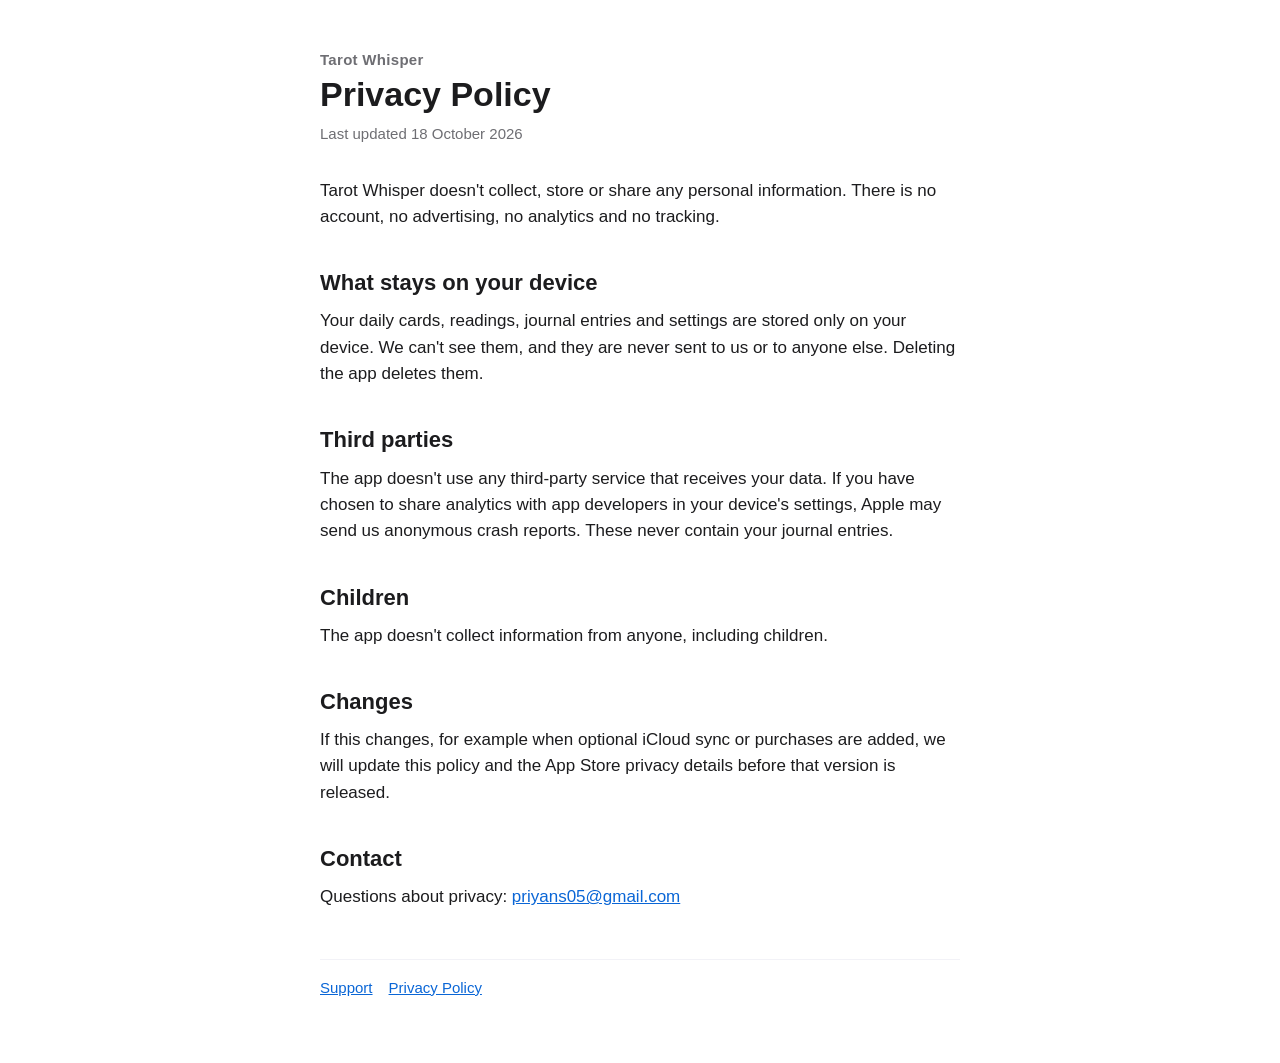
<file: moonwise-tarot/privacy.html>
<!doctype html>
<html lang="en">
<head>
<meta charset="utf-8">
<meta name="viewport" content="width=device-width, initial-scale=1">
<title>Privacy Policy · Tarot Whisper</title>
<link rel="canonical" href="https://priyans.com/tarot-whisper/privacy.html">
<meta http-equiv="refresh" content="0; url=../tarot-whisper/privacy.html">
</head>
<body>
<p>Moonwise Tarot is now Tarot Whisper. This page has moved to <a href="../tarot-whisper/privacy.html">priyans.com/tarot-whisper/privacy.html</a>.</p>
</body>
</html>
</file>
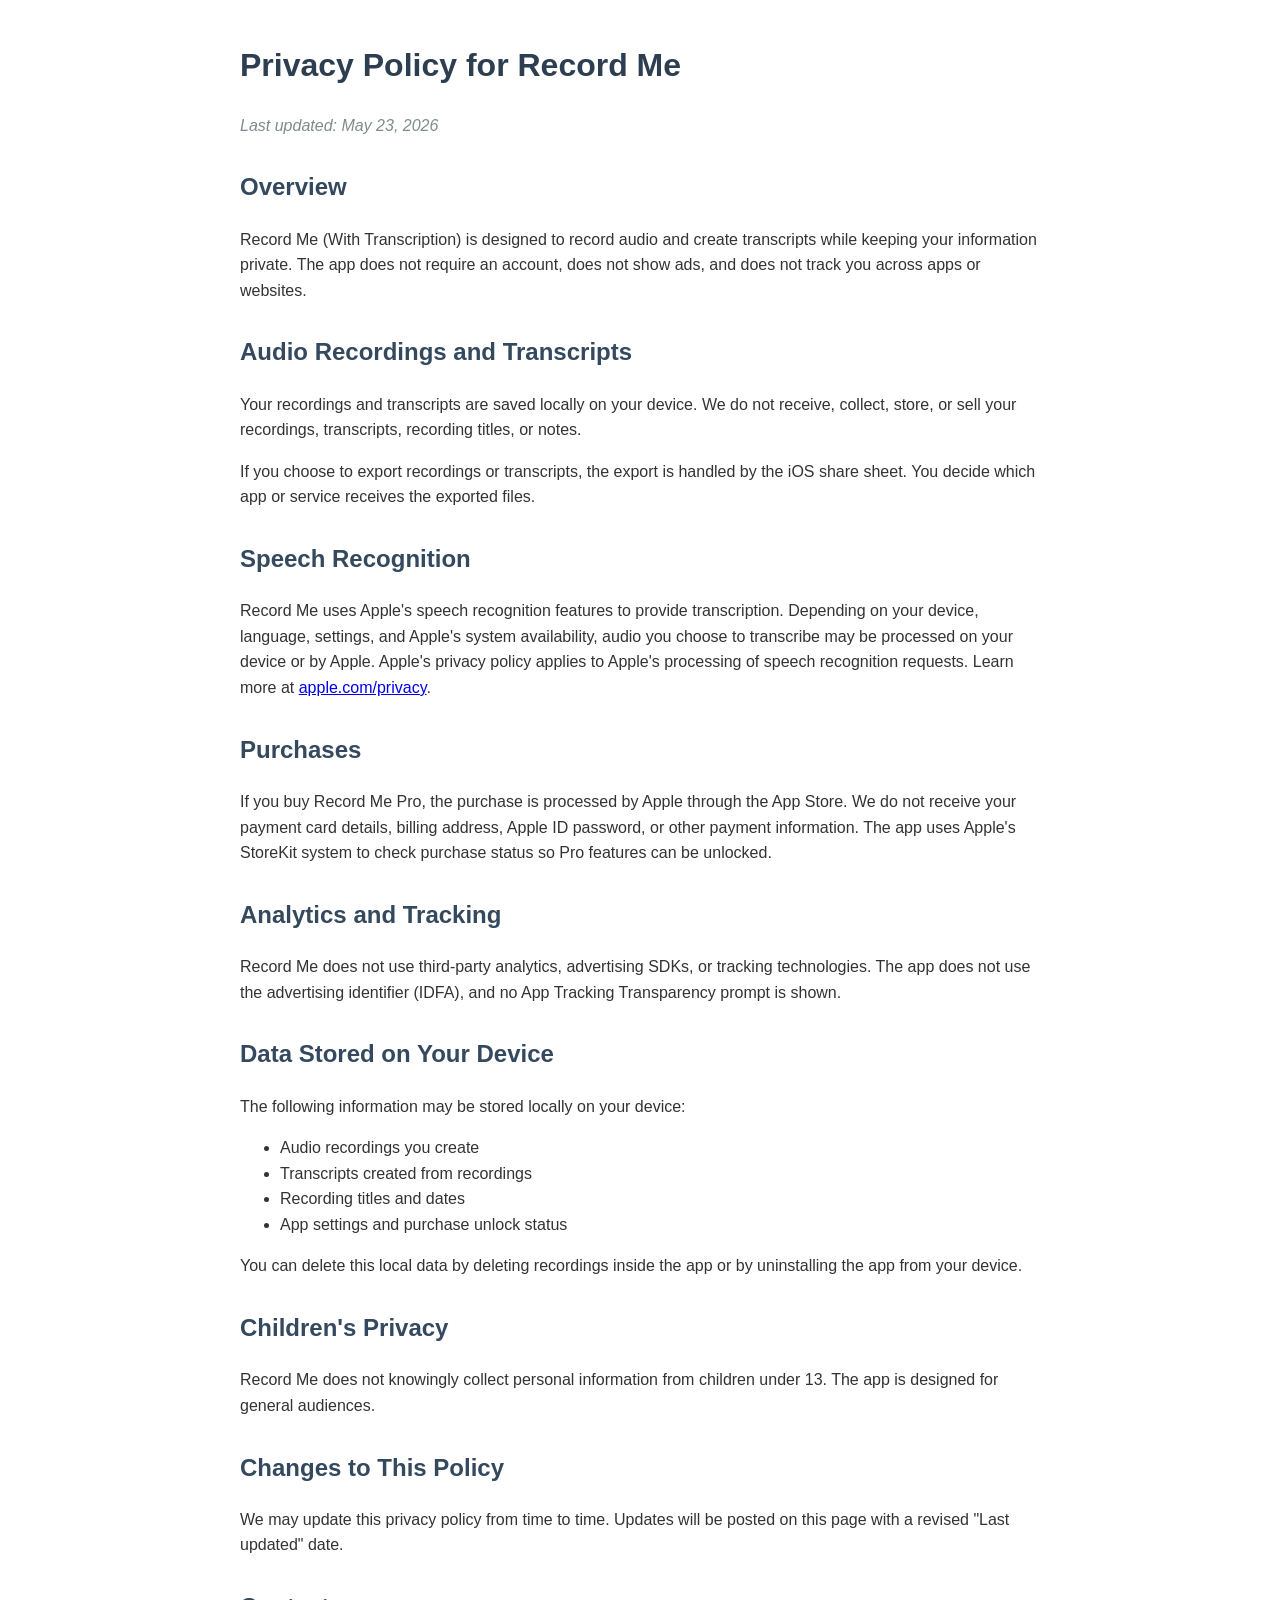
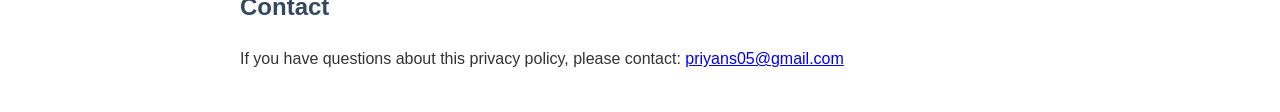
<file: record-me/privacy.html>
<!DOCTYPE html>
<html lang="en">
<head>
    <meta charset="UTF-8">
    <meta name="viewport" content="width=device-width, initial-scale=1.0">
    <title>Privacy Policy - Record Me</title>
    <style>
        body {
            font-family: -apple-system, BlinkMacSystemFont, "Segoe UI", Roboto, sans-serif;
            line-height: 1.6;
            max-width: 800px;
            margin: 40px auto;
            padding: 0 20px;
            color: #333;
        }

        h1 { color: #2c3e50; }
        h2 { color: #34495e; margin-top: 30px; }
        .last-updated { color: #7f8c8d; font-style: italic; }
    </style>
</head>
<body>
    <h1>Privacy Policy for Record Me</h1>
    <p class="last-updated">Last updated: May 23, 2026</p>

    <h2>Overview</h2>
    <p>Record Me (With Transcription) is designed to record audio and create transcripts while keeping your information private. The app does not require an account, does not show ads, and does not track you across apps or websites.</p>

    <h2>Audio Recordings and Transcripts</h2>
    <p>Your recordings and transcripts are saved locally on your device. We do not receive, collect, store, or sell your recordings, transcripts, recording titles, or notes.</p>
    <p>If you choose to export recordings or transcripts, the export is handled by the iOS share sheet. You decide which app or service receives the exported files.</p>

    <h2>Speech Recognition</h2>
    <p>Record Me uses Apple's speech recognition features to provide transcription. Depending on your device, language, settings, and Apple's system availability, audio you choose to transcribe may be processed on your device or by Apple. Apple's privacy policy applies to Apple's processing of speech recognition requests. Learn more at <a href="https://www.apple.com/privacy/">apple.com/privacy</a>.</p>

    <h2>Purchases</h2>
    <p>If you buy Record Me Pro, the purchase is processed by Apple through the App Store. We do not receive your payment card details, billing address, Apple ID password, or other payment information. The app uses Apple's StoreKit system to check purchase status so Pro features can be unlocked.</p>

    <h2>Analytics and Tracking</h2>
    <p>Record Me does not use third-party analytics, advertising SDKs, or tracking technologies. The app does not use the advertising identifier (IDFA), and no App Tracking Transparency prompt is shown.</p>

    <h2>Data Stored on Your Device</h2>
    <p>The following information may be stored locally on your device:</p>
    <ul>
        <li>Audio recordings you create</li>
        <li>Transcripts created from recordings</li>
        <li>Recording titles and dates</li>
        <li>App settings and purchase unlock status</li>
    </ul>
    <p>You can delete this local data by deleting recordings inside the app or by uninstalling the app from your device.</p>

    <h2>Children's Privacy</h2>
    <p>Record Me does not knowingly collect personal information from children under 13. The app is designed for general audiences.</p>

    <h2>Changes to This Policy</h2>
    <p>We may update this privacy policy from time to time. Updates will be posted on this page with a revised "Last updated" date.</p>

    <h2>Contact</h2>
    <p>If you have questions about this privacy policy, please contact: <a href="mailto:priyans05@gmail.com">priyans05@gmail.com</a></p>
</body>
</html>
</file>
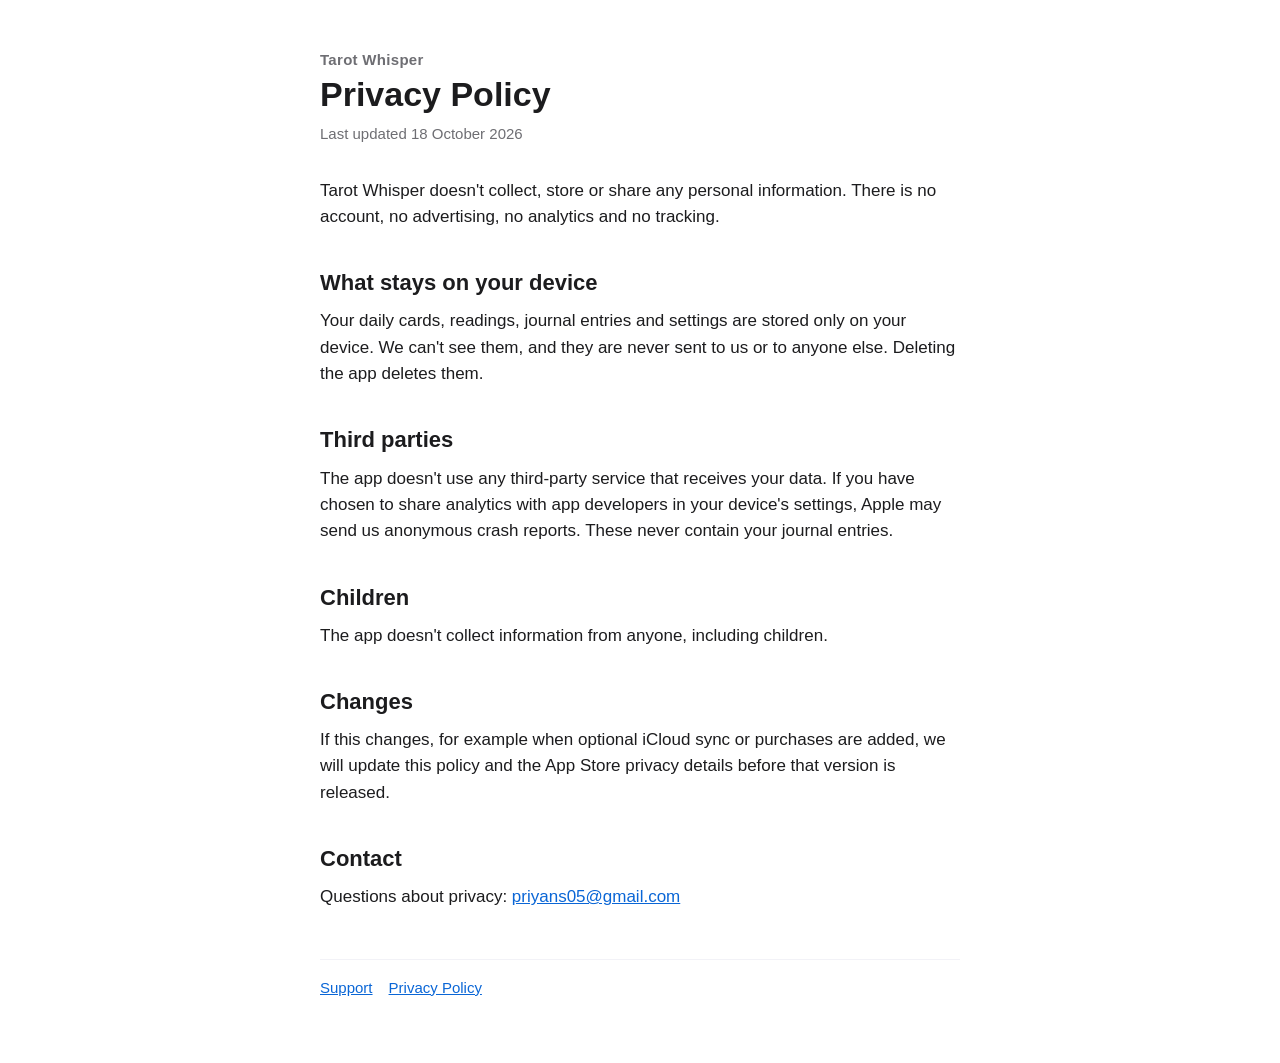
<file: tarot-whisper/privacy.html>
<!doctype html>
<html lang="en">
<head>
<meta charset="utf-8">
<meta name="viewport" content="width=device-width, initial-scale=1">
<title>Privacy Policy · Tarot Whisper</title>
<link rel="stylesheet" href="style.css">
</head>
<body>
<main>
<header>
<p class="app">Tarot Whisper</p>
<h1>Privacy Policy</h1>
<p class="updated">Last updated 18 October 2026</p>
</header>

<p>Tarot Whisper doesn't collect, store or share any personal information. There is no account, no advertising, no analytics and no tracking.</p>

<h2>What stays on your device</h2>
<p>Your daily cards, readings, journal entries and settings are stored only on your device. We can't see them, and they are never sent to us or to anyone else. Deleting the app deletes them.</p>

<h2>Third parties</h2>
<p>The app doesn't use any third-party service that receives your data. If you have chosen to share analytics with app developers in your device's settings, Apple may send us anonymous crash reports. These never contain your journal entries.</p>

<h2>Children</h2>
<p>The app doesn't collect information from anyone, including children.</p>

<h2>Changes</h2>
<p>If this changes, for example when optional iCloud sync or purchases are added, we will update this policy and the App Store privacy details before that version is released.</p>

<h2>Contact</h2>
<p>Questions about privacy: <a href="mailto:priyans05@gmail.com">priyans05@gmail.com</a></p>

<nav><a href="index.html">Support</a><a href="privacy.html">Privacy Policy</a></nav>
</main>
</body>
</html>
</file>
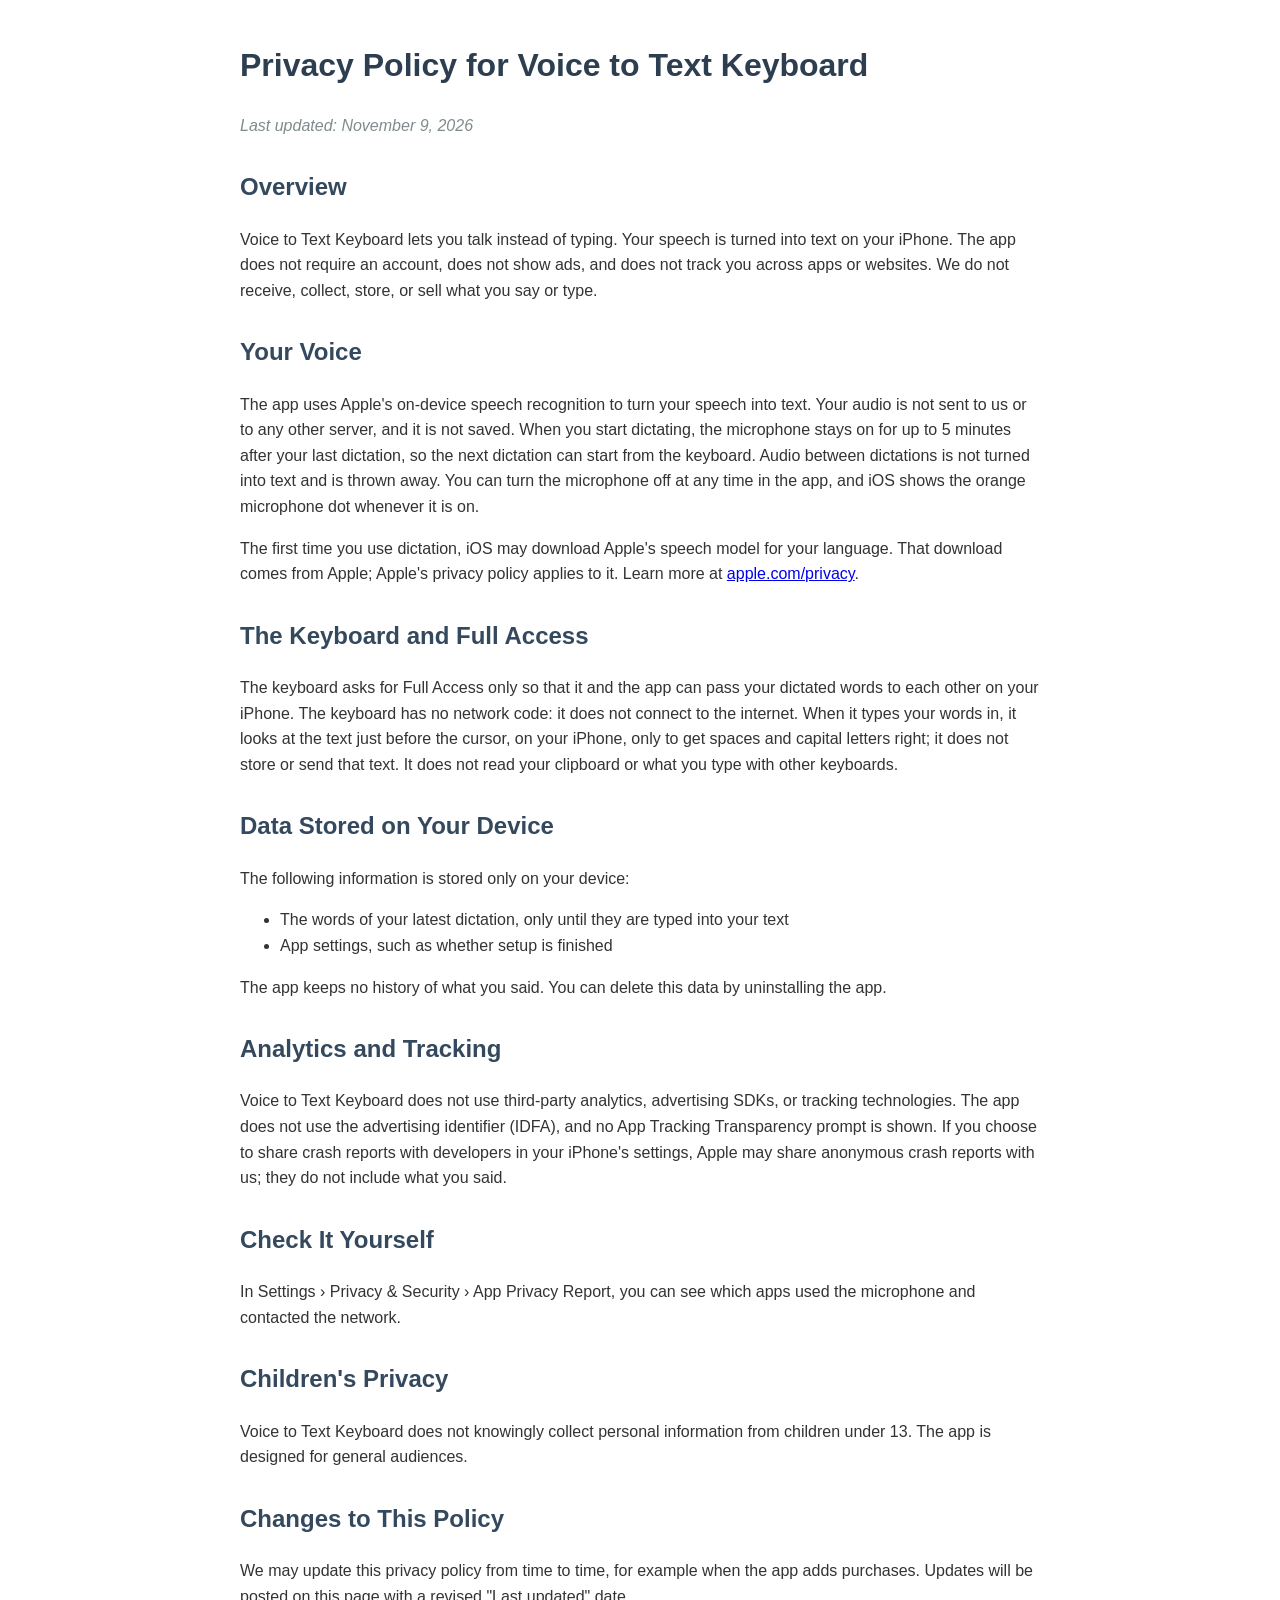
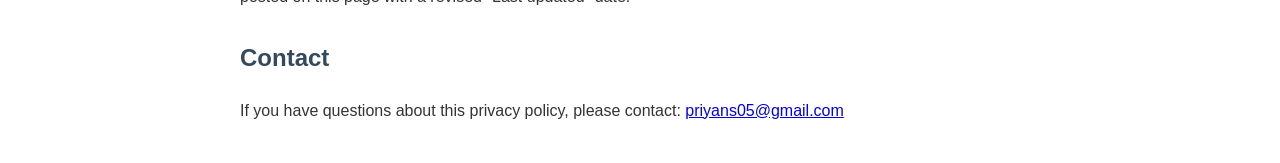
<file: voice-to-text/privacy.html>
<!DOCTYPE html>
<html lang="en">
<head>
    <meta charset="UTF-8">
    <meta name="viewport" content="width=device-width, initial-scale=1.0">
    <title>Privacy Policy - Voice to Text Keyboard</title>
    <style>
        body {
            font-family: -apple-system, BlinkMacSystemFont, "Segoe UI", Roboto, sans-serif;
            line-height: 1.6;
            max-width: 800px;
            margin: 40px auto;
            padding: 0 20px;
            color: #333;
        }

        h1 { color: #2c3e50; }
        h2 { color: #34495e; margin-top: 30px; }
        .last-updated { color: #7f8c8d; font-style: italic; }
    </style>
</head>
<body>
    <h1>Privacy Policy for Voice to Text Keyboard</h1>
    <p class="last-updated">Last updated: November 9, 2026</p>

    <h2>Overview</h2>
    <p>Voice to Text Keyboard lets you talk instead of typing. Your speech is turned into text on your iPhone. The app does not require an account, does not show ads, and does not track you across apps or websites. We do not receive, collect, store, or sell what you say or type.</p>

    <h2>Your Voice</h2>
    <p>The app uses Apple's on-device speech recognition to turn your speech into text. Your audio is not sent to us or to any other server, and it is not saved. When you start dictating, the microphone stays on for up to 5 minutes after your last dictation, so the next dictation can start from the keyboard. Audio between dictations is not turned into text and is thrown away. You can turn the microphone off at any time in the app, and iOS shows the orange microphone dot whenever it is on.</p>
    <p>The first time you use dictation, iOS may download Apple's speech model for your language. That download comes from Apple; Apple's privacy policy applies to it. Learn more at <a href="https://www.apple.com/privacy/">apple.com/privacy</a>.</p>

    <h2>The Keyboard and Full Access</h2>
    <p>The keyboard asks for Full Access only so that it and the app can pass your dictated words to each other on your iPhone. The keyboard has no network code: it does not connect to the internet. When it types your words in, it looks at the text just before the cursor, on your iPhone, only to get spaces and capital letters right; it does not store or send that text. It does not read your clipboard or what you type with other keyboards.</p>

    <h2>Data Stored on Your Device</h2>
    <p>The following information is stored only on your device:</p>
    <ul>
        <li>The words of your latest dictation, only until they are typed into your text</li>
        <li>App settings, such as whether setup is finished</li>
    </ul>
    <p>The app keeps no history of what you said. You can delete this data by uninstalling the app.</p>

    <h2>Analytics and Tracking</h2>
    <p>Voice to Text Keyboard does not use third-party analytics, advertising SDKs, or tracking technologies. The app does not use the advertising identifier (IDFA), and no App Tracking Transparency prompt is shown. If you choose to share crash reports with developers in your iPhone's settings, Apple may share anonymous crash reports with us; they do not include what you said.</p>

    <h2>Check It Yourself</h2>
    <p>In Settings &rsaquo; Privacy &amp; Security &rsaquo; App Privacy Report, you can see which apps used the microphone and contacted the network.</p>

    <h2>Children's Privacy</h2>
    <p>Voice to Text Keyboard does not knowingly collect personal information from children under 13. The app is designed for general audiences.</p>

    <h2>Changes to This Policy</h2>
    <p>We may update this privacy policy from time to time, for example when the app adds purchases. Updates will be posted on this page with a revised "Last updated" date.</p>

    <h2>Contact</h2>
    <p>If you have questions about this privacy policy, please contact: <a href="mailto:priyans05@gmail.com">priyans05@gmail.com</a></p>
</body>
</html>
</file>
<file: math-practice/style.css>
:root {
  color-scheme: light dark;
  --bg: #ffffff;
  --text: #1c1c1e;
  --secondary: #6e6e73;
  --card: #f2f2f7;
  --accent: #7b2fbe;
}
@media (prefers-color-scheme: dark) {
  :root {
    --bg: #0d0d1a;
    --text: #f5f5f7;
    --secondary: #a1a1aa;
    --card: #1c1c2e;
    --accent: #bf8cff;
  }
}
* { box-sizing: border-box; }
body {
  margin: 0;
  background: var(--bg);
  color: var(--text);
  font: 17px/1.55 -apple-system, BlinkMacSystemFont, "SF Pro Text", "Helvetica Neue", Arial, sans-serif;
  -webkit-text-size-adjust: 100%;
}
main { max-width: 680px; margin: 0 auto; padding: 48px 20px 64px; }
header { margin-bottom: 32px; }
.app { color: var(--secondary); font-size: 15px; font-weight: 600; letter-spacing: 0.02em; margin: 0 0 4px; }
h1 { font-size: 34px; line-height: 1.15; margin: 0; }
h2 { font-size: 22px; margin: 36px 0 8px; }
h3 { font-size: 17px; margin: 0 0 4px; }
p, li { margin: 0 0 12px; }
.updated { color: var(--secondary); font-size: 15px; margin-top: 8px; }
.card { background: var(--card); border-radius: 14px; padding: 16px 18px; margin: 0 0 12px; }
.card p:last-child { margin-bottom: 0; }
a { color: var(--accent); }
nav { margin-top: 48px; padding-top: 16px; border-top: 1px solid var(--card); color: var(--secondary); font-size: 15px; }
nav a { margin-right: 16px; }
</file>
<file: tarot-whisper/style.css>
:root {
  color-scheme: light dark;
  --bg: #ffffff;
  --text: #1c1c1e;
  --secondary: #6e6e73;
  --card: #f2f2f7;
  --accent: #0a66d6;
}
@media (prefers-color-scheme: dark) {
  :root {
    --bg: #0d0d1a;
    --text: #f5f5f7;
    --secondary: #a1a1aa;
    --card: #1c1c2e;
    --accent: #4da3ff;
  }
}
* { box-sizing: border-box; }
body {
  margin: 0;
  background: var(--bg);
  color: var(--text);
  font: 17px/1.55 -apple-system, BlinkMacSystemFont, "SF Pro Text", "Helvetica Neue", Arial, sans-serif;
  -webkit-text-size-adjust: 100%;
}
main { max-width: 680px; margin: 0 auto; padding: 48px 20px 64px; }
header { margin-bottom: 32px; }
.app { color: var(--secondary); font-size: 15px; font-weight: 600; letter-spacing: 0.02em; margin: 0 0 4px; }
h1 { font-size: 34px; line-height: 1.15; margin: 0; }
h2 { font-size: 22px; margin: 36px 0 8px; }
h3 { font-size: 17px; margin: 0 0 4px; }
p, li { margin: 0 0 12px; }
.updated { color: var(--secondary); font-size: 15px; margin-top: 8px; }
.card { background: var(--card); border-radius: 14px; padding: 16px 18px; margin: 0 0 12px; }
.card p:last-child { margin-bottom: 0; }
a { color: var(--accent); }
nav { margin-top: 48px; padding-top: 16px; border-top: 1px solid var(--card); color: var(--secondary); font-size: 15px; }
nav a { margin-right: 16px; }
</file>
